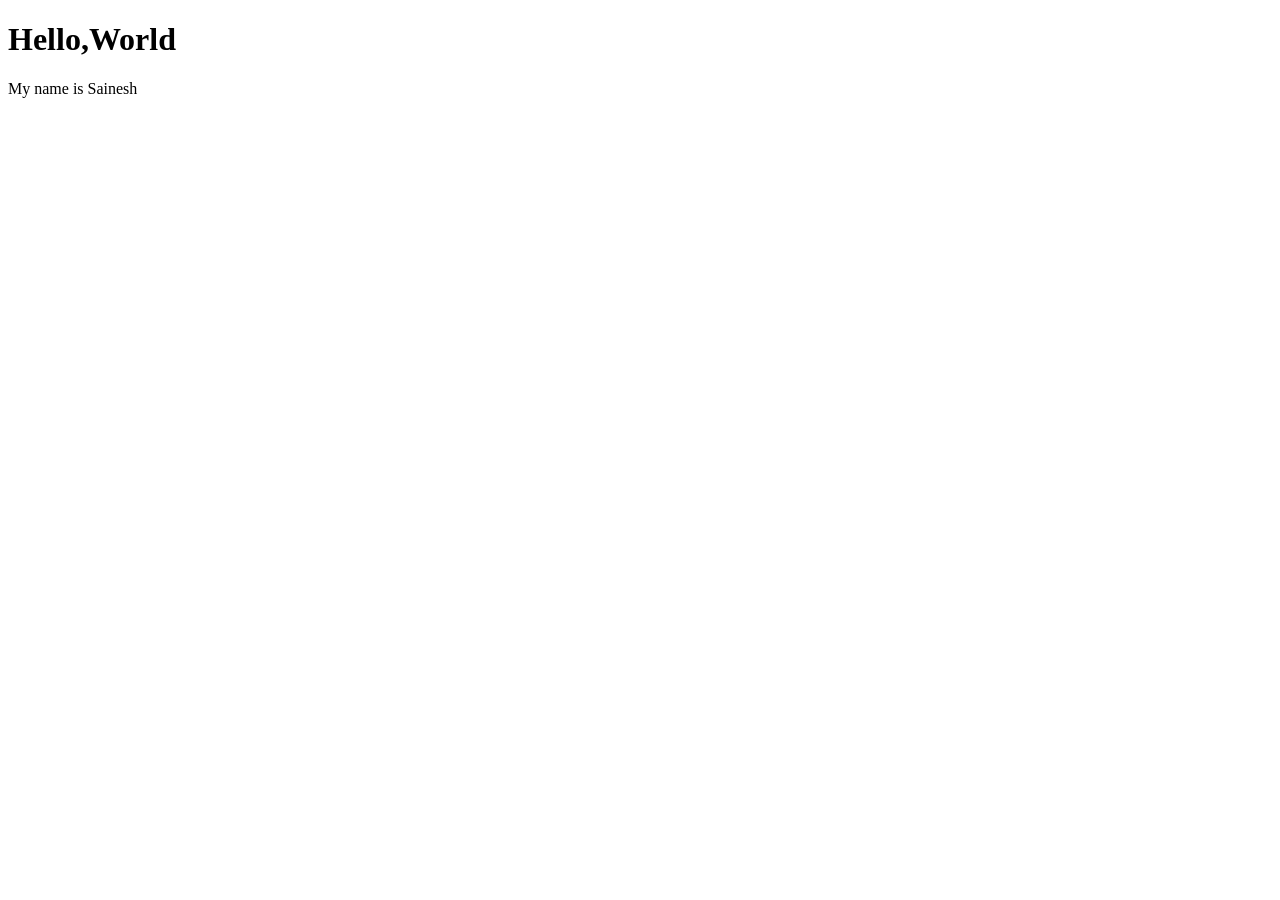
<file: HTML_CSS/index.html>
<!DOCTYPE html>
<html lang="en">
  <head>
    <meta charset="UTF-8" />
    <meta name="viewport" content="width=device-width, initial-scale=1.0" />
    <title>Document</title>
  </head>
  <body>
    <h1>Hello,World</h1>
    <p>My name is Sainesh</p>
  </body>
</html>
</file>
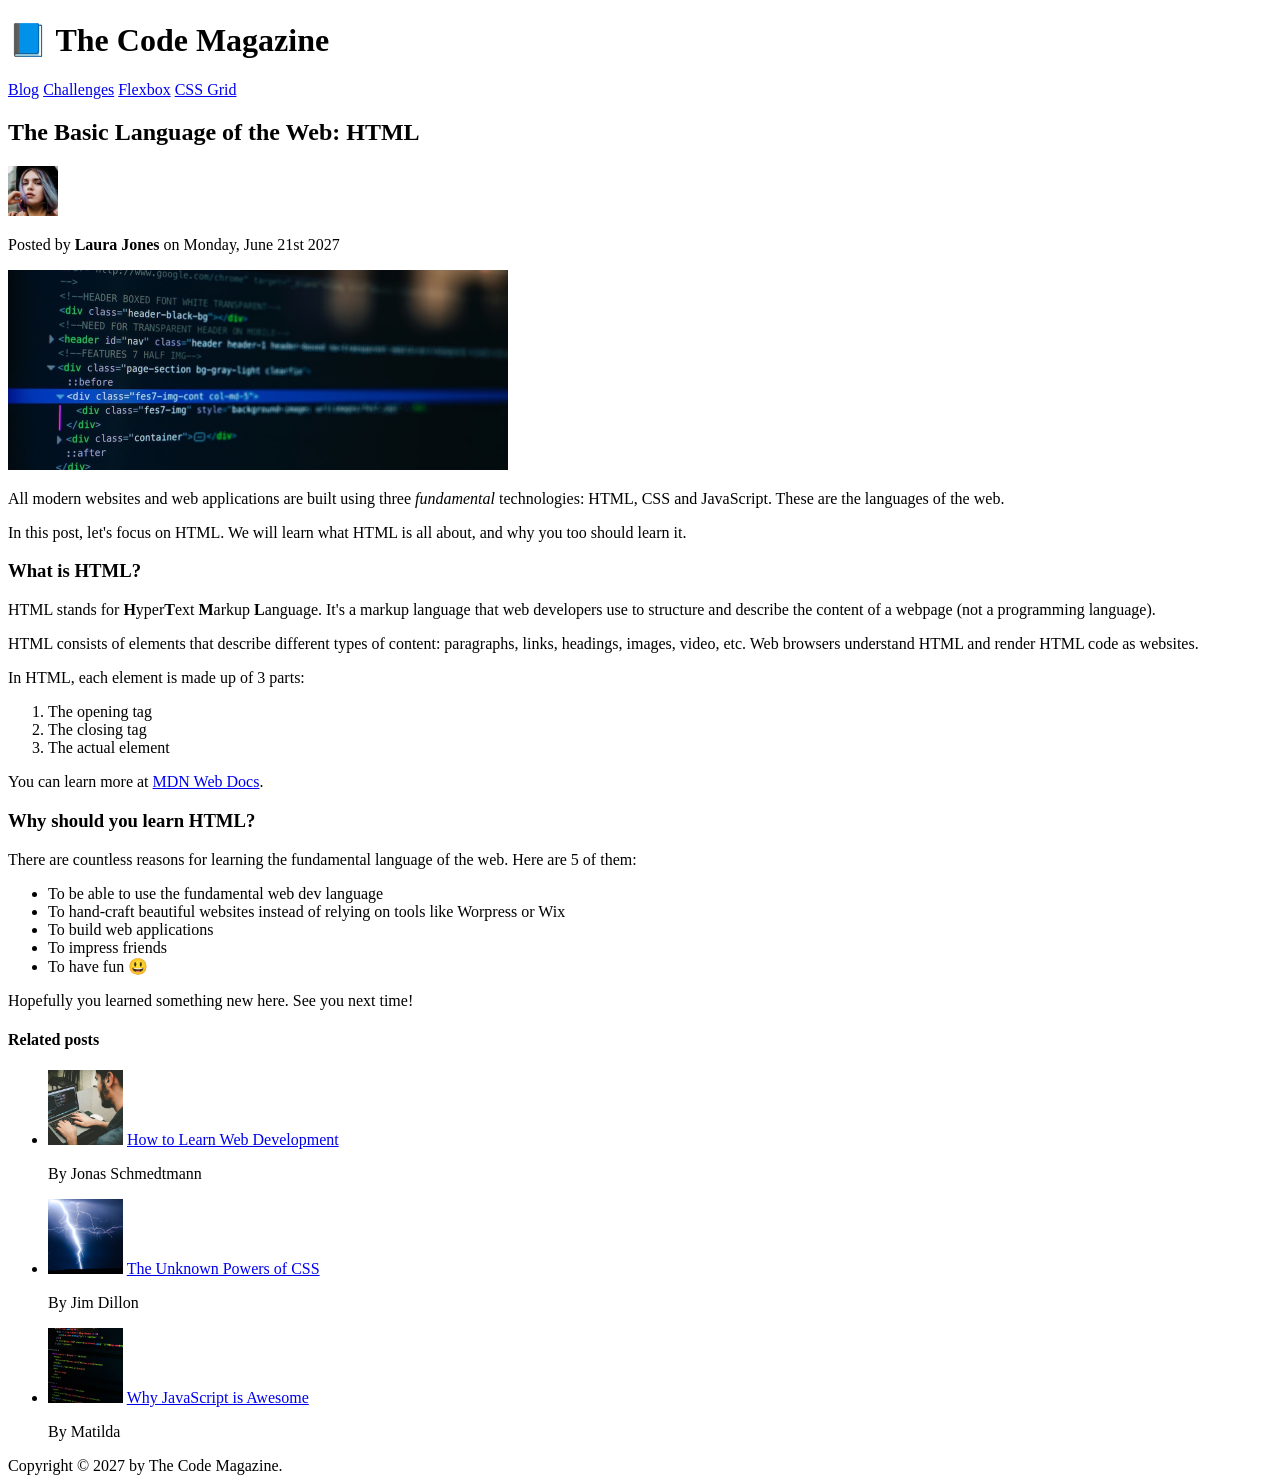
<file: html-css-course-master/final/02-HTML-Fundamentals/index.html>
<!DOCTYPE html>
<html lang="en">
  <head>
    <meta charset="UTF-8" />
    <title>The Basic Language of the Web: HTML</title>
  </head>

  <body>
    <!--
    <h1>The Basic Language of the Web: HTML</h1>
    <h2>The Basic Language of the Web: HTML</h2>
    <h3>The Basic Language of the Web: HTML</h3>
    <h4>The Basic Language of the Web: HTML</h4>
    <h5>The Basic Language of the Web: HTML</h5>
    <h6>The Basic Language of the Web: HTML</h6>
    -->

    <header>
      <h1>📘 The Code Magazine</h1>

      <nav>
        <a href="blog.html">Blog</a>
        <a href="#">Challenges</a>
        <a href="#">Flexbox</a>
        <a href="#">CSS Grid</a>
      </nav>
    </header>

    <article>
      <header>
        <h2>The Basic Language of the Web: HTML</h2>

        <img
          src="img/laura-jones.jpg"
          alt="Headshot of Laura Jones"
          height="50"
          width="50"
        />

        <p>Posted by <strong>Laura Jones</strong> on Monday, June 21st 2027</p>

        <img
          src="img/post-img.jpg"
          alt="HTML code on a screen"
          width="500"
          height="200"
        />
      </header>

      <p>
        All modern websites and web applications are built using three
        <em>fundamental</em>
        technologies: HTML, CSS and JavaScript. These are the languages of the
        web.
      </p>

      <p>
        In this post, let's focus on HTML. We will learn what HTML is all about,
        and why you too should learn it.
      </p>

      <h3>What is HTML?</h3>
      <p>
        HTML stands for <strong>H</strong>yper<strong>T</strong>ext
        <strong>M</strong>arkup <strong>L</strong>anguage. It's a markup
        language that web developers use to structure and describe the content
        of a webpage (not a programming language).
      </p>
      <p>
        HTML consists of elements that describe different types of content:
        paragraphs, links, headings, images, video, etc. Web browsers understand
        HTML and render HTML code as websites.
      </p>
      <p>In HTML, each element is made up of 3 parts:</p>

      <ol>
        <li>The opening tag</li>
        <li>The closing tag</li>
        <li>The actual element</li>
      </ol>

      <p>
        You can learn more at
        <a
          href="https://developer.mozilla.org/en-US/docs/Web/HTML"
          target="_blank"
          >MDN Web Docs</a
        >.
      </p>

      <!-- <p>
        You can learn more at
        <a href="https://developer.mozilla.org/en-US/docs/Web/HTML" target=""
          >MDN Web docs</a
        >
      </p> -->

      <h3>Why should you learn HTML?</h3>

      <p>
        There are countless reasons for learning the fundamental language of the
        web. Here are 5 of them:
      </p>

      <ul>
        <li>To be able to use the fundamental web dev language</li>
        <li>
          To hand-craft beautiful websites instead of relying on tools like
          Worpress or Wix
        </li>
        <li>To build web applications</li>
        <li>To impress friends</li>
        <li>To have fun 😃</li>
      </ul>

      <p>Hopefully you learned something new here. See you next time!</p>
    </article>

    <aside>
      <h4>Related posts</h4>

      <ul>
        <li>
          <img
            src="img/related-1.jpg"
            alt="Person programming"
            width="75"
            width="75"
          />
          <a href="#">How to Learn Web Development</a>
          <p>By Jonas Schmedtmann</p>
        </li>
        <li>
          <img src="img/related-2.jpg" alt="Lightning" width="75" heigth="75" />
          <a href="#">The Unknown Powers of CSS</a>
          <p>By Jim Dillon</p>
        </li>
        <li>
          <img
            src="img/related-3.jpg"
            alt="JavaScript code on a screen"
            width="75"
            height="75"
          />
          <a href="#">Why JavaScript is Awesome</a>
          <p>By Matilda</p>
        </li>
      </ul>
    </aside>

    <footer>Copyright &copy; 2027 by The Code Magazine.</footer>
  </body>
</html>
</file>
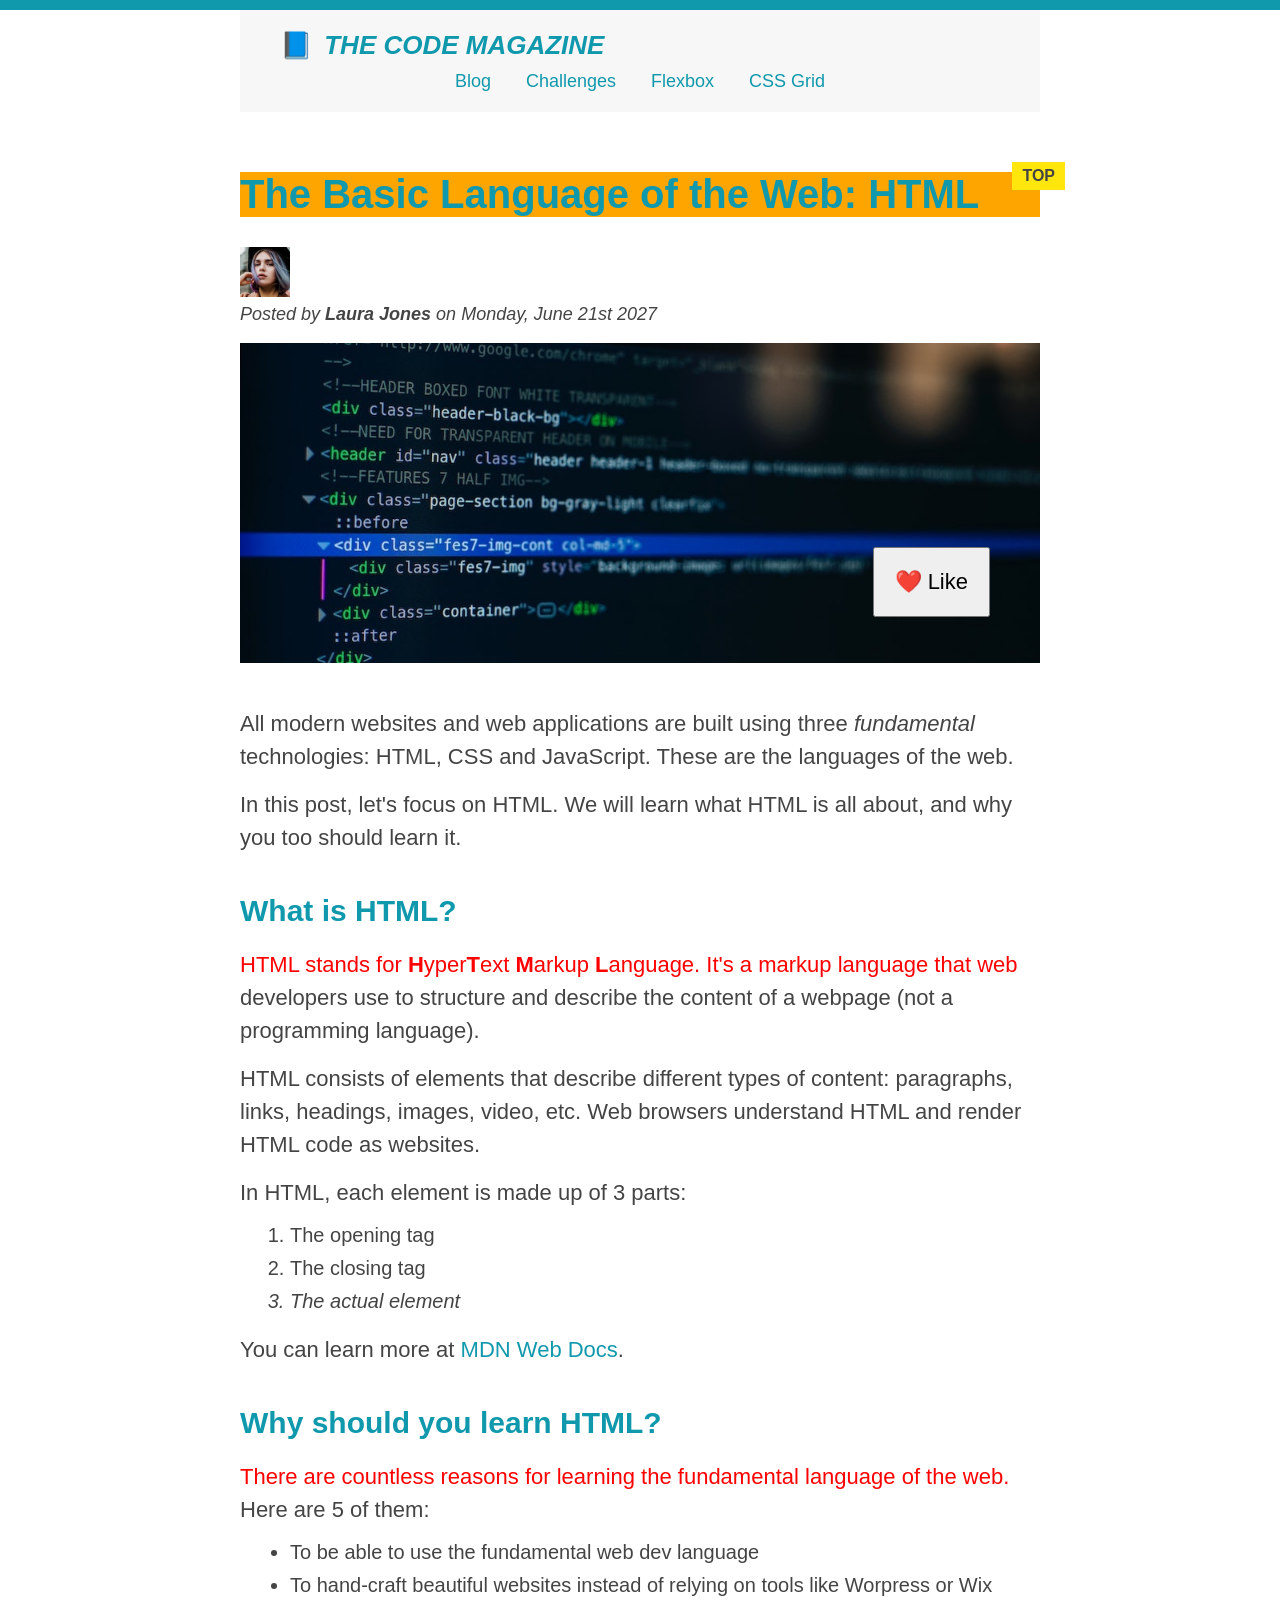
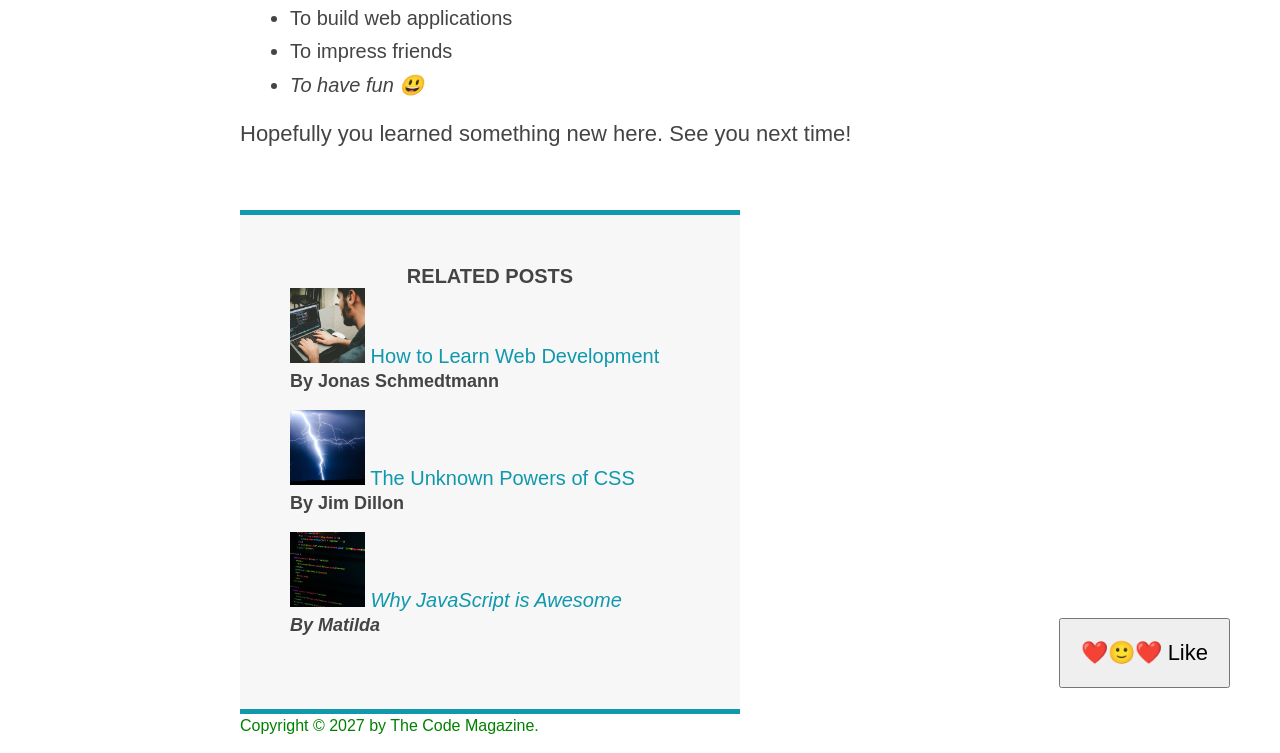
<file: html-css-course-master/final/03-CSS-Fundamentals/index.html>
<!DOCTYPE html>
<html lang="en">
  <head>
    <meta charset="UTF-8" />
    <link href="style.css" rel="stylesheet" />

    <title>The Basic Language of the Web: HTML</title>
  </head>

  <body>
    <!--
    <h1>The Basic Language of the Web: HTML</h1>
    <h2>The Basic Language of the Web: HTML</h2>
    <h3>The Basic Language of the Web: HTML</h3>
    <h4>The Basic Language of the Web: HTML</h4>
    <h5>The Basic Language of the Web: HTML</h5>
    <h6>The Basic Language of the Web: HTML</h6>
    -->

    <div class="container">
      <header class="main-header">
        <h1>📘 The Code Magazine</h1>

        <nav>
          <!-- <strong>This is the navigation</strong> -->
          <a href="blog.html">Blog</a>
          <a href="#">Challenges</a>
          <a href="#">Flexbox</a>
          <a href="#">CSS Grid</a>
        </nav>
      </header>

      <article>
        <header class="post-header">
          <h2>The Basic Language of the Web: HTML</h2>

          <img
            src="img/laura-jones.jpg"
            alt="Headshot of Laura Jones"
            height="50"
            width="50"
          />

          <p id="author">
            Posted by <strong>Laura Jones</strong> on Monday, June 21st 2027
          </p>

          <img
            src="img/post-img.jpg"
            alt="HTML code on a screen"
            width="500"
            height="200"
            class="post-img"
          />
          <button>❤️ Like</button>
        </header>

        <p>
          All modern websites and web applications are built using three
          <em>fundamental</em>
          technologies: HTML, CSS and JavaScript. These are the languages of the
          web.
        </p>

        <p>
          In this post, let's focus on HTML. We will learn what HTML is all
          about, and why you too should learn it.
        </p>

        <h3>What is HTML?</h3>
        <p>
          HTML stands for <strong>H</strong>yper<strong>T</strong>ext
          <strong>M</strong>arkup <strong>L</strong>anguage. It's a markup
          language that web developers use to structure and describe the content
          of a webpage (not a programming language).
        </p>
        <p>
          HTML consists of elements that describe different types of content:
          paragraphs, links, headings, images, video, etc. Web browsers
          understand HTML and render HTML code as websites.
        </p>
        <p>In HTML, each element is made up of 3 parts:</p>

        <ol>
          <li class="first-li">The opening tag</li>
          <li>The closing tag</li>
          <li>The actual element</li>
        </ol>

        <p>
          You can learn more at
          <a
            href="https://developer.mozilla.org/en-US/docs/Web/HTML"
            target="_blank"
            >MDN Web Docs</a
          >.
        </p>

        <h3>Why should you learn HTML?</h3>

        <p>
          There are countless reasons for learning the fundamental language of
          the web. Here are 5 of them:
        </p>

        <ul>
          <li class="first-li">
            To be able to use the fundamental web dev language
          </li>
          <li>
            To hand-craft beautiful websites instead of relying on tools like
            Worpress or Wix
          </li>
          <li>To build web applications</li>
          <li>To impress friends</li>
          <li>To have fun 😃</li>
        </ul>

        <p>Hopefully you learned something new here. See you next time!</p>
      </article>

      <aside>
        <h4>Related posts</h4>

        <ul class="related">
          <li>
            <img
              src="img/related-1.jpg"
              alt="Person programming"
              width="75"
              height="75"
            />
            <a href="#">How to Learn Web Development</a>
            <p class="related-author">By Jonas Schmedtmann</p>
          </li>
          <li>
            <img
              src="img/related-2.jpg"
              alt="Lightning"
              width="75"
              height="75"
            />
            <a href="#">The Unknown Powers of CSS</a>
            <p class="related-author">By Jim Dillon</p>
          </li>
          <li>
            <img
              src="img/related-3.jpg"
              alt="JavaScript code on a screen"
              width="75"
              height="75"
            />
            <a href="#">Why JavaScript is Awesome</a>
            <p class="related-author">By Matilda</p>
          </li>
        </ul>
      </aside>

      <footer>
        <p id="copyright" class="copyright text">
          Copyright &copy; 2027 by The Code Magazine.
        </p>
        <button>❤️🙂❤️ Like</button>
      </footer>
    </div>
  </body>
</html>
</file>
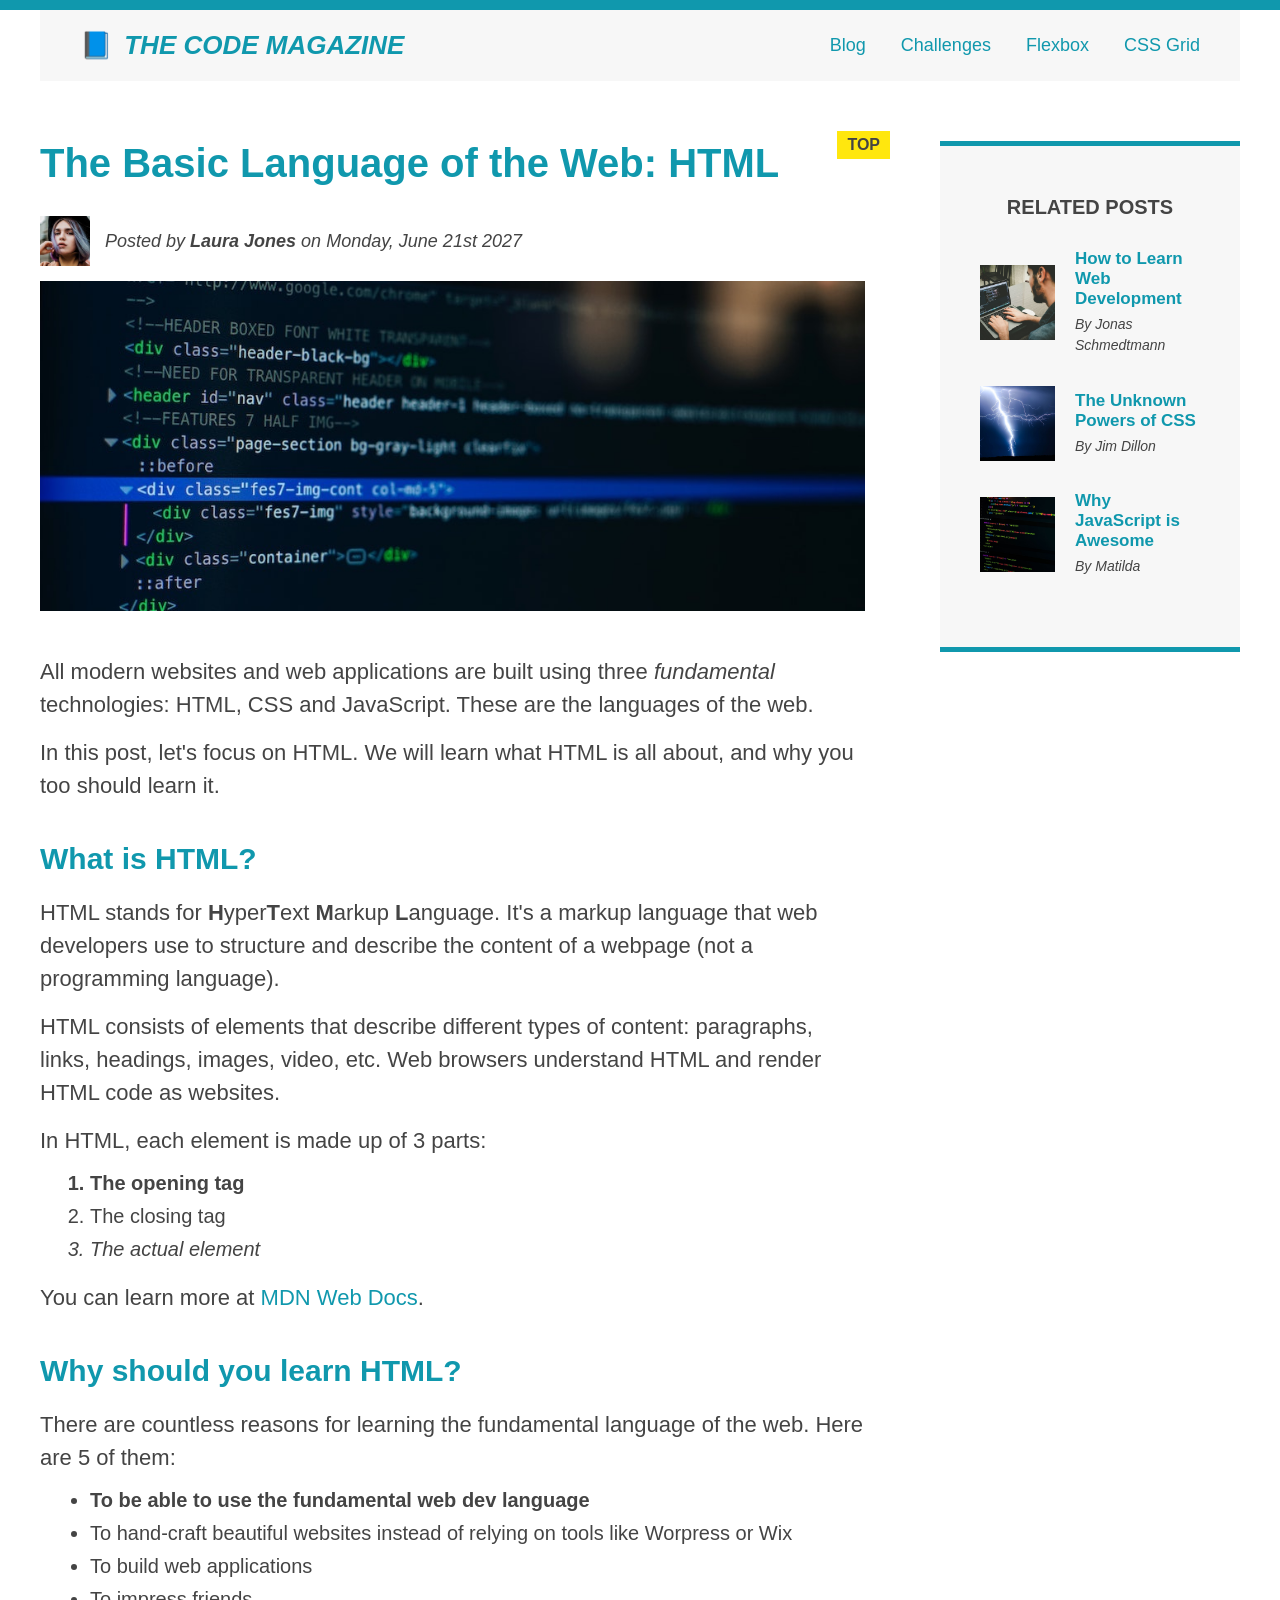
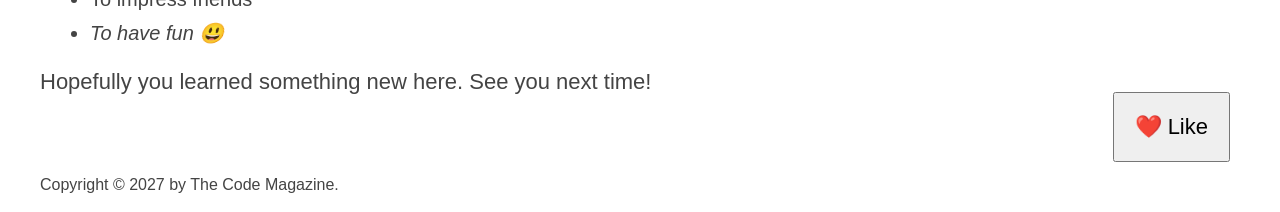
<file: html-css-course-master/final/04-CSS-Layouts/index.html>
<!DOCTYPE html>
<html lang="en">
  <head>
    <meta charset="UTF-8" />
    <link href="style.css" rel="stylesheet" />

    <title>The Basic Language of the Web: HTML</title>
  </head>

  <body>
    <!--
    <h1>The Basic Language of the Web: HTML</h1>
    <h2>The Basic Language of the Web: HTML</h2>
    <h3>The Basic Language of the Web: HTML</h3>
    <h4>The Basic Language of the Web: HTML</h4>
    <h5>The Basic Language of the Web: HTML</h5>
    <h6>The Basic Language of the Web: HTML</h6>
    -->

    <div class="container">
      <header class="main-header clearfix">
        <h1>📘 The Code Magazine</h1>

        <nav>
          <!-- <strong>This is the navigation</strong> -->
          <a href="blog.html">Blog</a>
          <a href="#">Challenges</a>
          <a href="flexbox.html">Flexbox</a>
          <a href="css-grid.html">CSS Grid</a>
        </nav>

        <!-- <div class="clear"></div> -->
      </header>

      <!-- ONLY NECESSARY FOR FLEXBOX -->
      <!-- <div class="row"> -->
      <article>
        <header class="post-header">
          <h2>The Basic Language of the Web: HTML</h2>

          <div class="author-box">
            <img
              src="img/laura-jones.jpg"
              alt="Headshot of Laura Jones"
              height="50"
              width="50"
              class="author-img"
            />

            <p id="author" class="author">
              Posted by <strong>Laura Jones</strong> on Monday, June 21st 2027
            </p>
          </div>

          <img
            src="img/post-img.jpg"
            alt="HTML code on a screen"
            width="500"
            height="200"
            class="post-img"
          />
          <button>❤️ Like</button>
        </header>

        <p>
          All modern websites and web applications are built using three
          <em>fundamental</em>
          technologies: HTML, CSS and JavaScript. These are the languages of the
          web.
        </p>

        <p>
          In this post, let's focus on HTML. We will learn what HTML is all
          about, and why you too should learn it.
        </p>

        <h3>What is HTML?</h3>
        <p>
          HTML stands for <strong>H</strong>yper<strong>T</strong>ext
          <strong>M</strong>arkup <strong>L</strong>anguage. It's a markup
          language that web developers use to structure and describe the content
          of a webpage (not a programming language).
        </p>
        <p>
          HTML consists of elements that describe different types of content:
          paragraphs, links, headings, images, video, etc. Web browsers
          understand HTML and render HTML code as websites.
        </p>
        <p>In HTML, each element is made up of 3 parts:</p>

        <ol>
          <li class="first-li">The opening tag</li>
          <li>The closing tag</li>
          <li>The actual element</li>
        </ol>

        <p>
          You can learn more at
          <a
            href="https://developer.mozilla.org/en-US/docs/Web/HTML"
            target="_blank"
            >MDN Web Docs</a
          >.
        </p>

        <h3>Why should you learn HTML?</h3>

        <p>
          There are countless reasons for learning the fundamental language of
          the web. Here are 5 of them:
        </p>

        <ul>
          <li class="first-li">
            To be able to use the fundamental web dev language
          </li>
          <li>
            To hand-craft beautiful websites instead of relying on tools like
            Worpress or Wix
          </li>
          <li>To build web applications</li>
          <li>To impress friends</li>
          <li>To have fun 😃</li>
        </ul>

        <p>Hopefully you learned something new here. See you next time!</p>
      </article>

      <aside>
        <h4>Related posts</h4>

        <ul class="related">
          <li class="related-post">
            <img
              src="img/related-1.jpg"
              alt="Person programming"
              width="75"
              height="75"
            />
            <div>
              <a href="#" class="related-link">How to Learn Web Development</a>
              <p class="related-author">By Jonas Schmedtmann</p>
            </div>
          </li>
          <li class="related-post">
            <img
              src="img/related-2.jpg"
              alt="Lightning"
              width="75"
              height="75"
            />
            <div>
              <a href="#" class="related-link">The Unknown Powers of CSS</a>
              <p class="related-author">By Jim Dillon</p>
            </div>
          </li>
          <li class="related-post">
            <img
              src="img/related-3.jpg"
              alt="JavaScript code on a screen"
              width="75"
              height="75"
            />
            <div>
              <a href="#" class="related-link">Why JavaScript is Awesome</a>
              <p class="related-author">By Matilda</p>
            </div>
          </li>
        </ul>
      </aside>
      <!-- </div> -->

      <footer>
        <p id="copyright" class="copyright text">
          Copyright &copy; 2027 by The Code Magazine.
        </p>
      </footer>
    </div>
  </body>
</html>
</file>
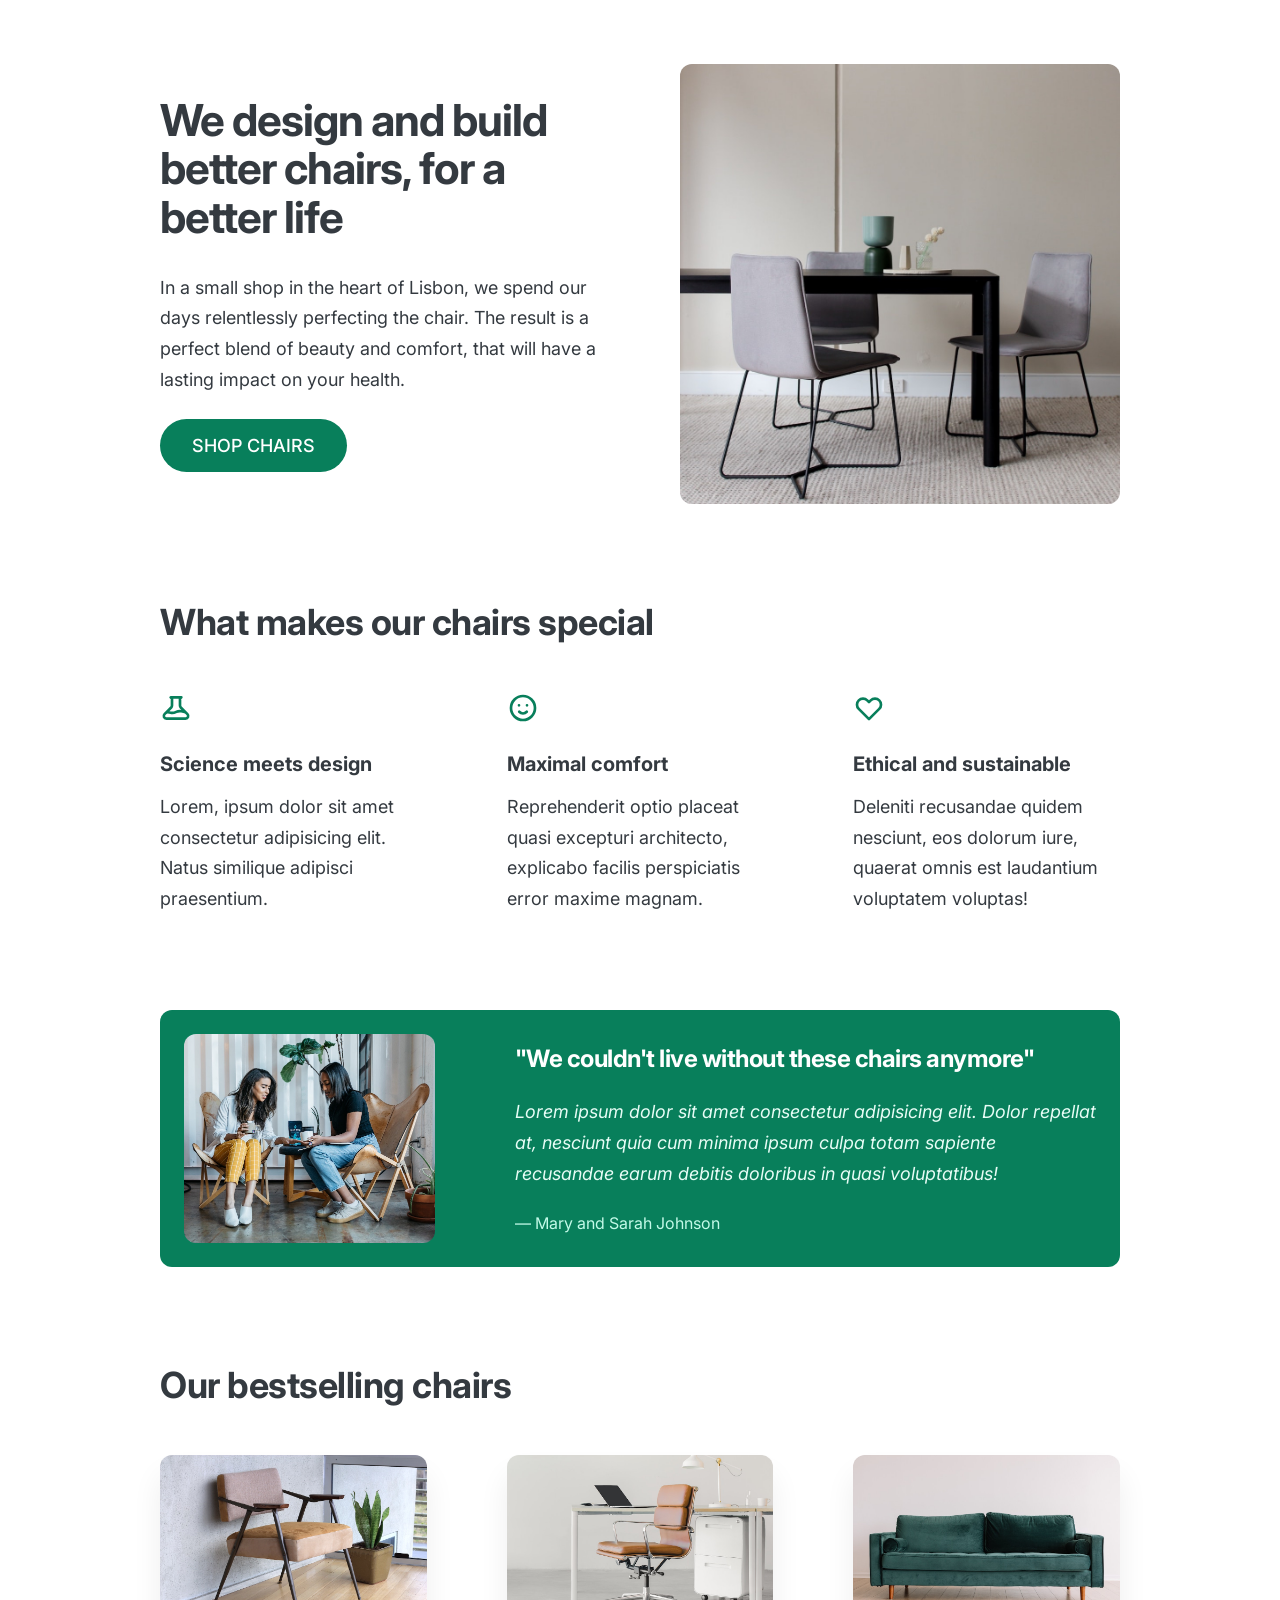
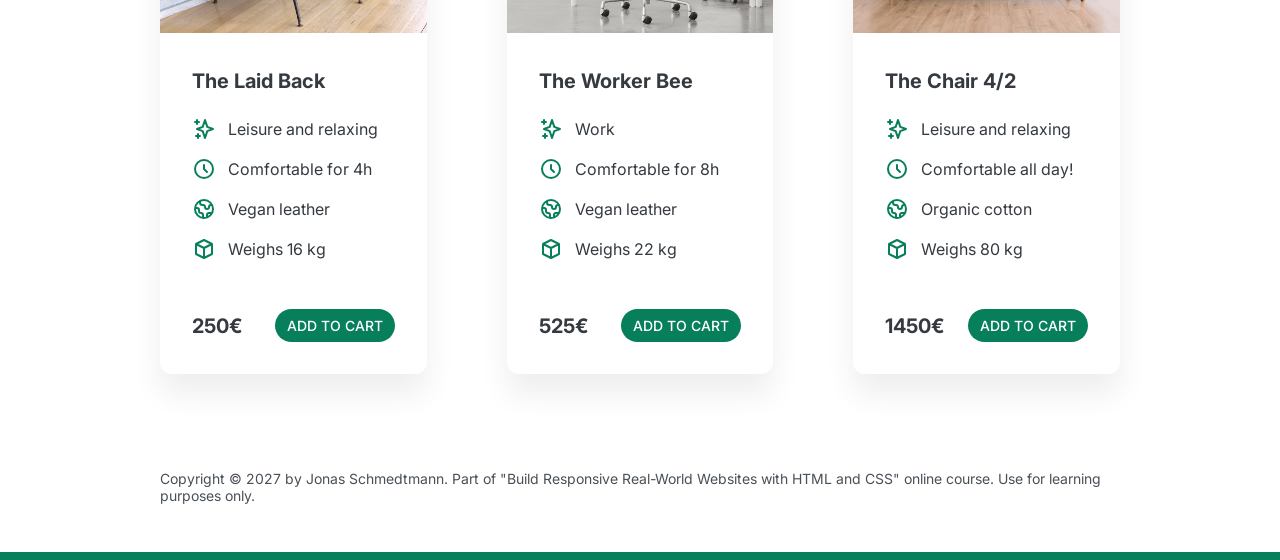
<file: html-css-course-master/final/05-Design/index.html>
<!DOCTYPE html>
<html lang="en">
  <head>
    <meta charset="UTF-8" />
    <meta http-equiv="X-UA-Compatible" content="IE=edge" />
    <meta name="viewport" content="width=device-width, initial-scale=1.0" />

    <link rel="preconnect" href="https://fonts.gstatic.com" />
    <link
      href="https://fonts.googleapis.com/css2?family=Inter:wght@400;500;700&display=swap"
      rel="stylesheet"
    />

    <link rel="stylesheet" href="style.css" />
    <title>Lisbon Chair Shop</title>
  </head>
  <body>
    <div class="container">
      <header>
        <div class="header-text-box">
          <h1>We design and build better chairs, for a better life</h1>
          <p class="header-text">
            In a small shop in the heart of Lisbon, we spend our days
            relentlessly perfecting the chair. The result is a perfect blend of
            beauty and comfort, that will have a lasting impact on your health.
          </p>
          <a class="btn btn--big" href="#">Shop chairs</a>
        </div>
        <img src="hero.jpg" alt="Photo" />
      </header>

      <section>
        <h2>What makes our chairs special</h2>
        <div class="grid-3-cols">
          <div>
            <svg
              xmlns="http://www.w3.org/2000/svg"
              class="features-icon"
              fill="none"
              viewBox="0 0 24 24"
              stroke="currentColor"
            >
              <path
                stroke-linecap="round"
                stroke-linejoin="round"
                stroke-width="2"
                d="M19.428 15.428a2 2 0 00-1.022-.547l-2.387-.477a6 6 0 00-3.86.517l-.318.158a6 6 0 01-3.86.517L6.05 15.21a2 2 0 00-1.806.547M8 4h8l-1 1v5.172a2 2 0 00.586 1.414l5 5c1.26 1.26.367 3.414-1.415 3.414H4.828c-1.782 0-2.674-2.154-1.414-3.414l5-5A2 2 0 009 10.172V5L8 4z"
              />
            </svg>
            <p class="features-title"><strong>Science meets design</strong></p>
            <p class="features-text">
              Lorem, ipsum dolor sit amet consectetur adipisicing elit. Natus
              similique adipisci praesentium.
            </p>
          </div>

          <div>
            <svg
              xmlns="http://www.w3.org/2000/svg"
              class="features-icon"
              fill="none"
              viewBox="0 0 24 24"
              stroke="currentColor"
            >
              <path
                stroke-linecap="round"
                stroke-linejoin="round"
                stroke-width="2"
                d="M14.828 14.828a4 4 0 01-5.656 0M9 10h.01M15 10h.01M21 12a9 9 0 11-18 0 9 9 0 0118 0z"
              />
            </svg>
            <p class="features-title">
              <strong>Maximal comfort</strong>
            </p>
            <p class="features-text">
              Reprehenderit optio placeat quasi excepturi architecto, explicabo
              facilis perspiciatis error maxime magnam.
            </p>
          </div>

          <div>
            <svg
              xmlns="http://www.w3.org/2000/svg"
              class="features-icon"
              fill="none"
              viewBox="0 0 24 24"
              stroke="currentColor"
            >
              <path
                stroke-linecap="round"
                stroke-linejoin="round"
                stroke-width="2"
                d="M4.318 6.318a4.5 4.5 0 000 6.364L12 20.364l7.682-7.682a4.5 4.5 0 00-6.364-6.364L12 7.636l-1.318-1.318a4.5 4.5 0 00-6.364 0z"
              />
            </svg>
            <p class="features-title">
              <strong>Ethical and sustainable</strong>
            </p>
            <p class="features-text">
              Deleniti recusandae quidem nesciunt, eos dolorum iure, quaerat
              omnis est laudantium voluptatem voluptas!
            </p>
          </div>
        </div>
      </section>

      <section class="testimonial-section">
        <div class="grid-3-cols">
          <img src="customers.jpg" alt="People sitting on chairs" />
          <div class="testimonial-box">
            <h2>"We couldn't live without these chairs anymore"</h2>
            <blockquote class="testimonial-text">
              Lorem ipsum dolor sit amet consectetur adipisicing elit. Dolor
              repellat at, nesciunt quia cum minima ipsum culpa totam sapiente
              recusandae earum debitis doloribus in quasi voluptatibus!
            </blockquote>
            <p class="testimonial-author">&mdash; Mary and Sarah Johnson</p>
          </div>
        </div>
      </section>

      <section>
        <h2>Our bestselling chairs</h2>
        <div class="grid-3-cols">
          <figure class="chair">
            <img src="chair-1.jpg" alt="Chair" />
            <div class="chair-box">
              <h3>The Laid Back</h3>
              <ul class="chair-details">
                <li>
                  <svg
                    xmlns="http://www.w3.org/2000/svg"
                    class="chair-icon"
                    fill="none"
                    viewBox="0 0 24 24"
                    stroke="currentColor"
                  >
                    <path
                      stroke-linecap="round"
                      stroke-linejoin="round"
                      stroke-width="2"
                      d="M5 3v4M3 5h4M6 17v4m-2-2h4m5-16l2.286 6.857L21 12l-5.714 2.143L13 21l-2.286-6.857L5 12l5.714-2.143L13 3z"
                    />
                  </svg>
                  <!-- Span is a generic INLINE text element, it doesn't have any meaning. It's like a div element, but inline -->
                  <span>Leisure and relaxing</span>
                </li>
                <li>
                  <svg
                    xmlns="http://www.w3.org/2000/svg"
                    class="chair-icon"
                    fill="none"
                    viewBox="0 0 24 24"
                    stroke="currentColor"
                  >
                    <path
                      stroke-linecap="round"
                      stroke-linejoin="round"
                      stroke-width="2"
                      d="M12 8v4l3 3m6-3a9 9 0 11-18 0 9 9 0 0118 0z"
                    />
                  </svg>
                  <span>Comfortable for 4h</span>
                </li>
                <li>
                  <svg
                    xmlns="http://www.w3.org/2000/svg"
                    class="chair-icon"
                    fill="none"
                    viewBox="0 0 24 24"
                    stroke="currentColor"
                  >
                    <path
                      stroke-linecap="round"
                      stroke-linejoin="round"
                      stroke-width="2"
                      d="M3.055 11H5a2 2 0 012 2v1a2 2 0 002 2 2 2 0 012 2v2.945M8 3.935V5.5A2.5 2.5 0 0010.5 8h.5a2 2 0 012 2 2 2 0 104 0 2 2 0 012-2h1.064M15 20.488V18a2 2 0 012-2h3.064M21 12a9 9 0 11-18 0 9 9 0 0118 0z"
                    />
                  </svg>
                  <span>Vegan leather</span>
                </li>
                <li>
                  <svg
                    xmlns="http://www.w3.org/2000/svg"
                    class="chair-icon"
                    fill="none"
                    viewBox="0 0 24 24"
                    stroke="currentColor"
                  >
                    <path
                      stroke-linecap="round"
                      stroke-linejoin="round"
                      stroke-width="2"
                      d="M20 7l-8-4-8 4m16 0l-8 4m8-4v10l-8 4m0-10L4 7m8 4v10M4 7v10l8 4"
                    />
                  </svg>
                  <span>Weighs 16 kg</span>
                </li>
              </ul>
              <div class="chair-price">
                <strong>250€</strong>
                <a href="#" class="btn btn--small">Add to cart</a>
              </div>
            </div>
          </figure>

          <figure class="chair">
            <img src="chair-2.jpg" alt="Chair" />
            <div class="chair-box">
              <h3>The Worker Bee</h3>
              <ul class="chair-details">
                <li>
                  <svg
                    xmlns="http://www.w3.org/2000/svg"
                    class="chair-icon"
                    fill="none"
                    viewBox="0 0 24 24"
                    stroke="currentColor"
                  >
                    <path
                      stroke-linecap="round"
                      stroke-linejoin="round"
                      stroke-width="2"
                      d="M5 3v4M3 5h4M6 17v4m-2-2h4m5-16l2.286 6.857L21 12l-5.714 2.143L13 21l-2.286-6.857L5 12l5.714-2.143L13 3z"
                    />
                  </svg>
                  <span>Work</span>
                </li>
                <li>
                  <svg
                    xmlns="http://www.w3.org/2000/svg"
                    class="chair-icon"
                    fill="none"
                    viewBox="0 0 24 24"
                    stroke="currentColor"
                  >
                    <path
                      stroke-linecap="round"
                      stroke-linejoin="round"
                      stroke-width="2"
                      d="M12 8v4l3 3m6-3a9 9 0 11-18 0 9 9 0 0118 0z"
                    />
                  </svg>
                  <span>Comfortable for 8h</span>
                </li>
                <li>
                  <svg
                    xmlns="http://www.w3.org/2000/svg"
                    class="chair-icon"
                    fill="none"
                    viewBox="0 0 24 24"
                    stroke="currentColor"
                  >
                    <path
                      stroke-linecap="round"
                      stroke-linejoin="round"
                      stroke-width="2"
                      d="M3.055 11H5a2 2 0 012 2v1a2 2 0 002 2 2 2 0 012 2v2.945M8 3.935V5.5A2.5 2.5 0 0010.5 8h.5a2 2 0 012 2 2 2 0 104 0 2 2 0 012-2h1.064M15 20.488V18a2 2 0 012-2h3.064M21 12a9 9 0 11-18 0 9 9 0 0118 0z"
                    />
                  </svg>
                  <span>Vegan leather</span>
                </li>
                <li>
                  <svg
                    xmlns="http://www.w3.org/2000/svg"
                    class="chair-icon"
                    fill="none"
                    viewBox="0 0 24 24"
                    stroke="currentColor"
                  >
                    <path
                      stroke-linecap="round"
                      stroke-linejoin="round"
                      stroke-width="2"
                      d="M20 7l-8-4-8 4m16 0l-8 4m8-4v10l-8 4m0-10L4 7m8 4v10M4 7v10l8 4"
                    />
                  </svg>
                  <span>Weighs 22 kg</span>
                </li>
              </ul>
              <div class="chair-price">
                <strong>525€</strong>
                <a href="#" class="btn btn--small">Add to cart</a>
              </div>
            </div>
          </figure>

          <figure class="chair">
            <img src="chair-3.jpg" alt="Chair" />
            <div class="chair-box">
              <h3>The Chair 4/2</h3>
              <ul class="chair-details">
                <li>
                  <svg
                    xmlns="http://www.w3.org/2000/svg"
                    class="chair-icon"
                    fill="none"
                    viewBox="0 0 24 24"
                    stroke="currentColor"
                  >
                    <path
                      stroke-linecap="round"
                      stroke-linejoin="round"
                      stroke-width="2"
                      d="M5 3v4M3 5h4M6 17v4m-2-2h4m5-16l2.286 6.857L21 12l-5.714 2.143L13 21l-2.286-6.857L5 12l5.714-2.143L13 3z"
                    />
                  </svg>
                  <span>Leisure and relaxing</span>
                </li>
                <li>
                  <svg
                    xmlns="http://www.w3.org/2000/svg"
                    class="chair-icon"
                    fill="none"
                    viewBox="0 0 24 24"
                    stroke="currentColor"
                  >
                    <path
                      stroke-linecap="round"
                      stroke-linejoin="round"
                      stroke-width="2"
                      d="M12 8v4l3 3m6-3a9 9 0 11-18 0 9 9 0 0118 0z"
                    />
                  </svg>
                  <span>Comfortable all day!</span>
                </li>
                <li>
                  <svg
                    xmlns="http://www.w3.org/2000/svg"
                    class="chair-icon"
                    fill="none"
                    viewBox="0 0 24 24"
                    stroke="currentColor"
                  >
                    <path
                      stroke-linecap="round"
                      stroke-linejoin="round"
                      stroke-width="2"
                      d="M3.055 11H5a2 2 0 012 2v1a2 2 0 002 2 2 2 0 012 2v2.945M8 3.935V5.5A2.5 2.5 0 0010.5 8h.5a2 2 0 012 2 2 2 0 104 0 2 2 0 012-2h1.064M15 20.488V18a2 2 0 012-2h3.064M21 12a9 9 0 11-18 0 9 9 0 0118 0z"
                    />
                  </svg>
                  <span>Organic cotton</span>
                </li>
                <li>
                  <svg
                    xmlns="http://www.w3.org/2000/svg"
                    class="chair-icon"
                    fill="none"
                    viewBox="0 0 24 24"
                    stroke="currentColor"
                  >
                    <path
                      stroke-linecap="round"
                      stroke-linejoin="round"
                      stroke-width="2"
                      d="M20 7l-8-4-8 4m16 0l-8 4m8-4v10l-8 4m0-10L4 7m8 4v10M4 7v10l8 4"
                    />
                  </svg>
                  <span>Weighs 80 kg</span>
                </li>
              </ul>
              <div class="chair-price">
                <strong>1450€</strong>
                <a href="#" class="btn btn--small">Add to cart</a>
              </div>
            </div>
          </figure>
        </div>
      </section>

      <footer>
        Copyright &copy; 2027 by Jonas Schmedtmann. Part of "Build Responsive
        Real-World Websites with HTML and CSS" online course. Use for learning
        purposes only.
      </footer>
    </div>
  </body>
</html>
</file>
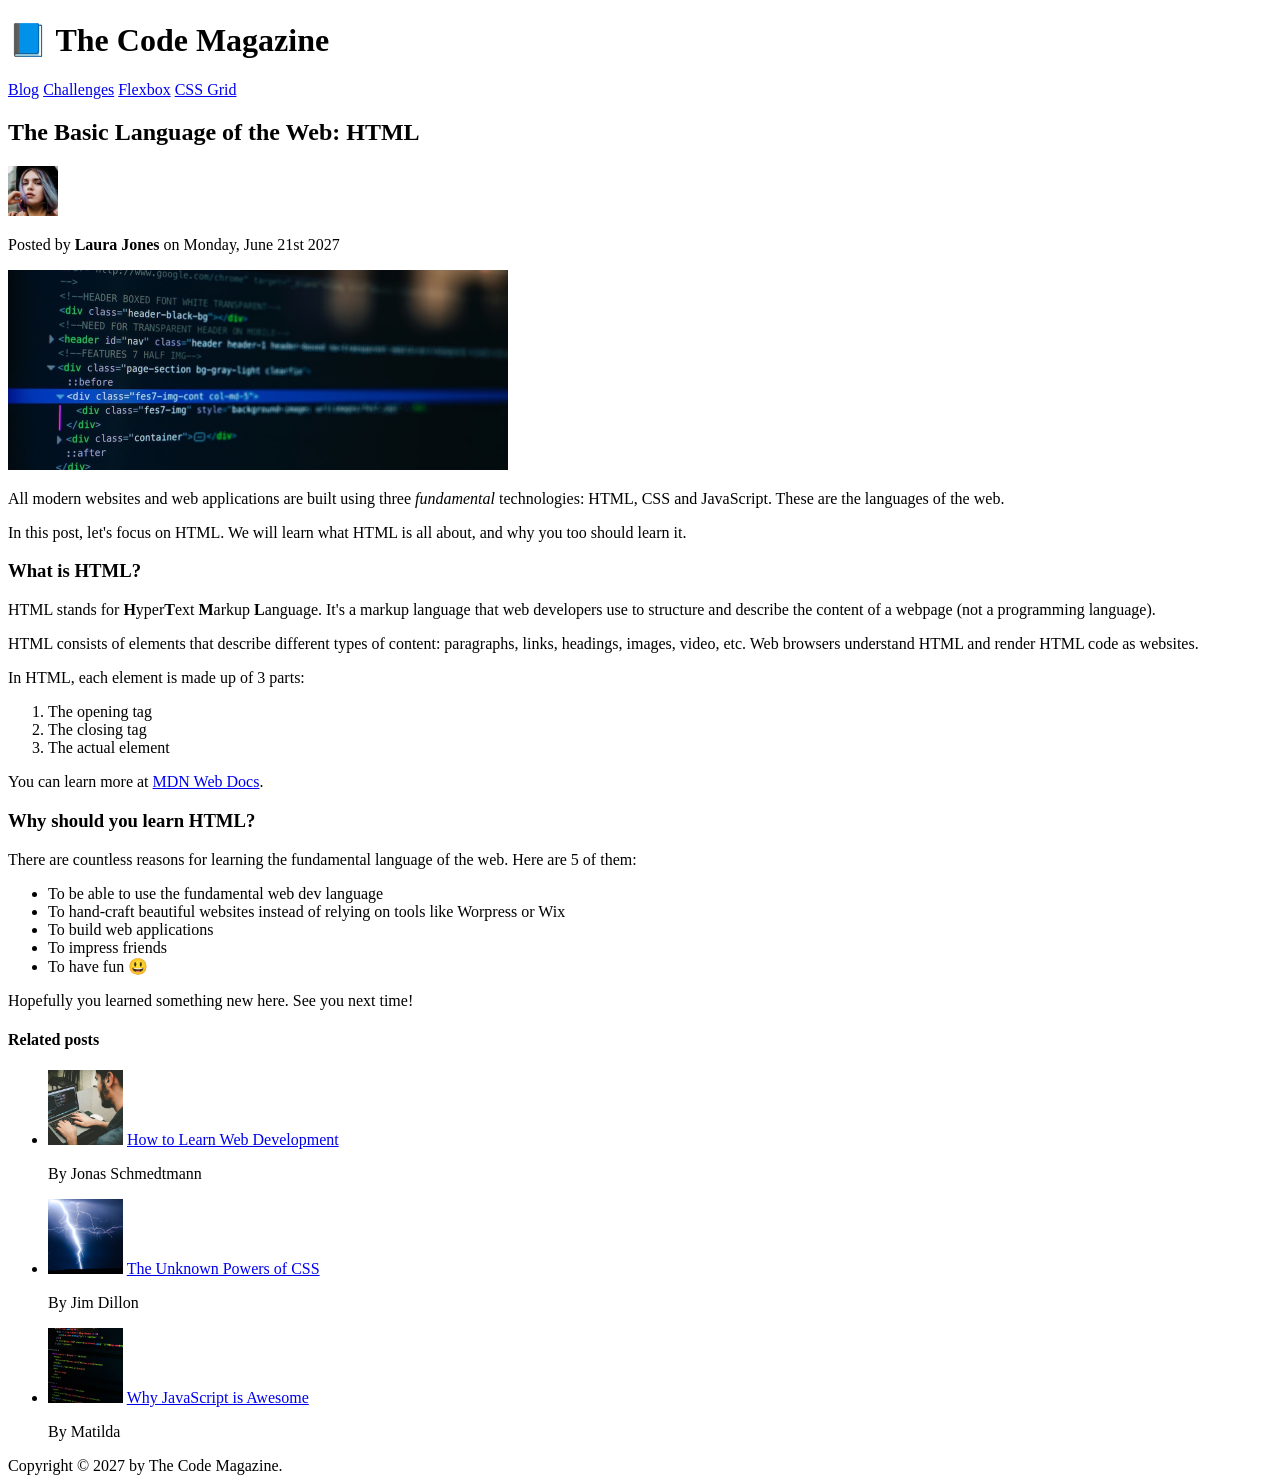
<file: html-css-course-master/starter/03-CSS-Fundamentals/index.html>
<!DOCTYPE html>
<html lang="en">
  <head>
    <meta charset="UTF-8" />
    <title>The Basic Language of the Web: HTML</title>
  </head>

  <body>
    <!--
    <h1>The Basic Language of the Web: HTML</h1>
    <h2>The Basic Language of the Web: HTML</h2>
    <h3>The Basic Language of the Web: HTML</h3>
    <h4>The Basic Language of the Web: HTML</h4>
    <h5>The Basic Language of the Web: HTML</h5>
    <h6>The Basic Language of the Web: HTML</h6>
    -->

    <header>
      <h1>📘 The Code Magazine</h1>

      <nav>
        <a href="blog.html">Blog</a>
        <a href="#">Challenges</a>
        <a href="#">Flexbox</a>
        <a href="#">CSS Grid</a>
      </nav>
    </header>

    <article>
      <header>
        <h2>The Basic Language of the Web: HTML</h2>

        <img
          src="img/laura-jones.jpg"
          alt="Headshot of Laura Jones"
          height="50"
          width="50"
        />

        <p>Posted by <strong>Laura Jones</strong> on Monday, June 21st 2027</p>

        <img
          src="img/post-img.jpg"
          alt="HTML code on a screen"
          width="500"
          height="200"
        />
      </header>

      <p>
        All modern websites and web applications are built using three
        <em>fundamental</em>
        technologies: HTML, CSS and JavaScript. These are the languages of the
        web.
      </p>

      <p>
        In this post, let's focus on HTML. We will learn what HTML is all about,
        and why you too should learn it.
      </p>

      <h3>What is HTML?</h3>
      <p>
        HTML stands for <strong>H</strong>yper<strong>T</strong>ext
        <strong>M</strong>arkup <strong>L</strong>anguage. It's a markup
        language that web developers use to structure and describe the content
        of a webpage (not a programming language).
      </p>
      <p>
        HTML consists of elements that describe different types of content:
        paragraphs, links, headings, images, video, etc. Web browsers understand
        HTML and render HTML code as websites.
      </p>
      <p>In HTML, each element is made up of 3 parts:</p>

      <ol>
        <li>The opening tag</li>
        <li>The closing tag</li>
        <li>The actual element</li>
      </ol>

      <p>
        You can learn more at
        <a
          href="https://developer.mozilla.org/en-US/docs/Web/HTML"
          target="_blank"
          >MDN Web Docs</a
        >.
      </p>

      <h3>Why should you learn HTML?</h3>

      <p>
        There are countless reasons for learning the fundamental language of the
        web. Here are 5 of them:
      </p>

      <ul>
        <li>To be able to use the fundamental web dev language</li>
        <li>
          To hand-craft beautiful websites instead of relying on tools like
          Worpress or Wix
        </li>
        <li>To build web applications</li>
        <li>To impress friends</li>
        <li>To have fun 😃</li>
      </ul>

      <p>Hopefully you learned something new here. See you next time!</p>
    </article>

    <aside>
      <h4>Related posts</h4>

      <ul>
        <li>
          <img
            src="img/related-1.jpg"
            alt="Person programming"
            width="75"
            width="75"
          />
          <a href="#">How to Learn Web Development</a>
          <p>By Jonas Schmedtmann</p>
        </li>
        <li>
          <img src="img/related-2.jpg" alt="Lightning" width="75" heigth="75" />
          <a href="#">The Unknown Powers of CSS</a>
          <p>By Jim Dillon</p>
        </li>
        <li>
          <img
            src="img/related-3.jpg"
            alt="JavaScript code on a screen"
            width="75"
            height="75"
          />
          <a href="#">Why JavaScript is Awesome</a>
          <p>By Matilda</p>
        </li>
      </ul>
    </aside>

    <footer>Copyright &copy; 2027 by The Code Magazine.</footer>
  </body>
</html>
</file>
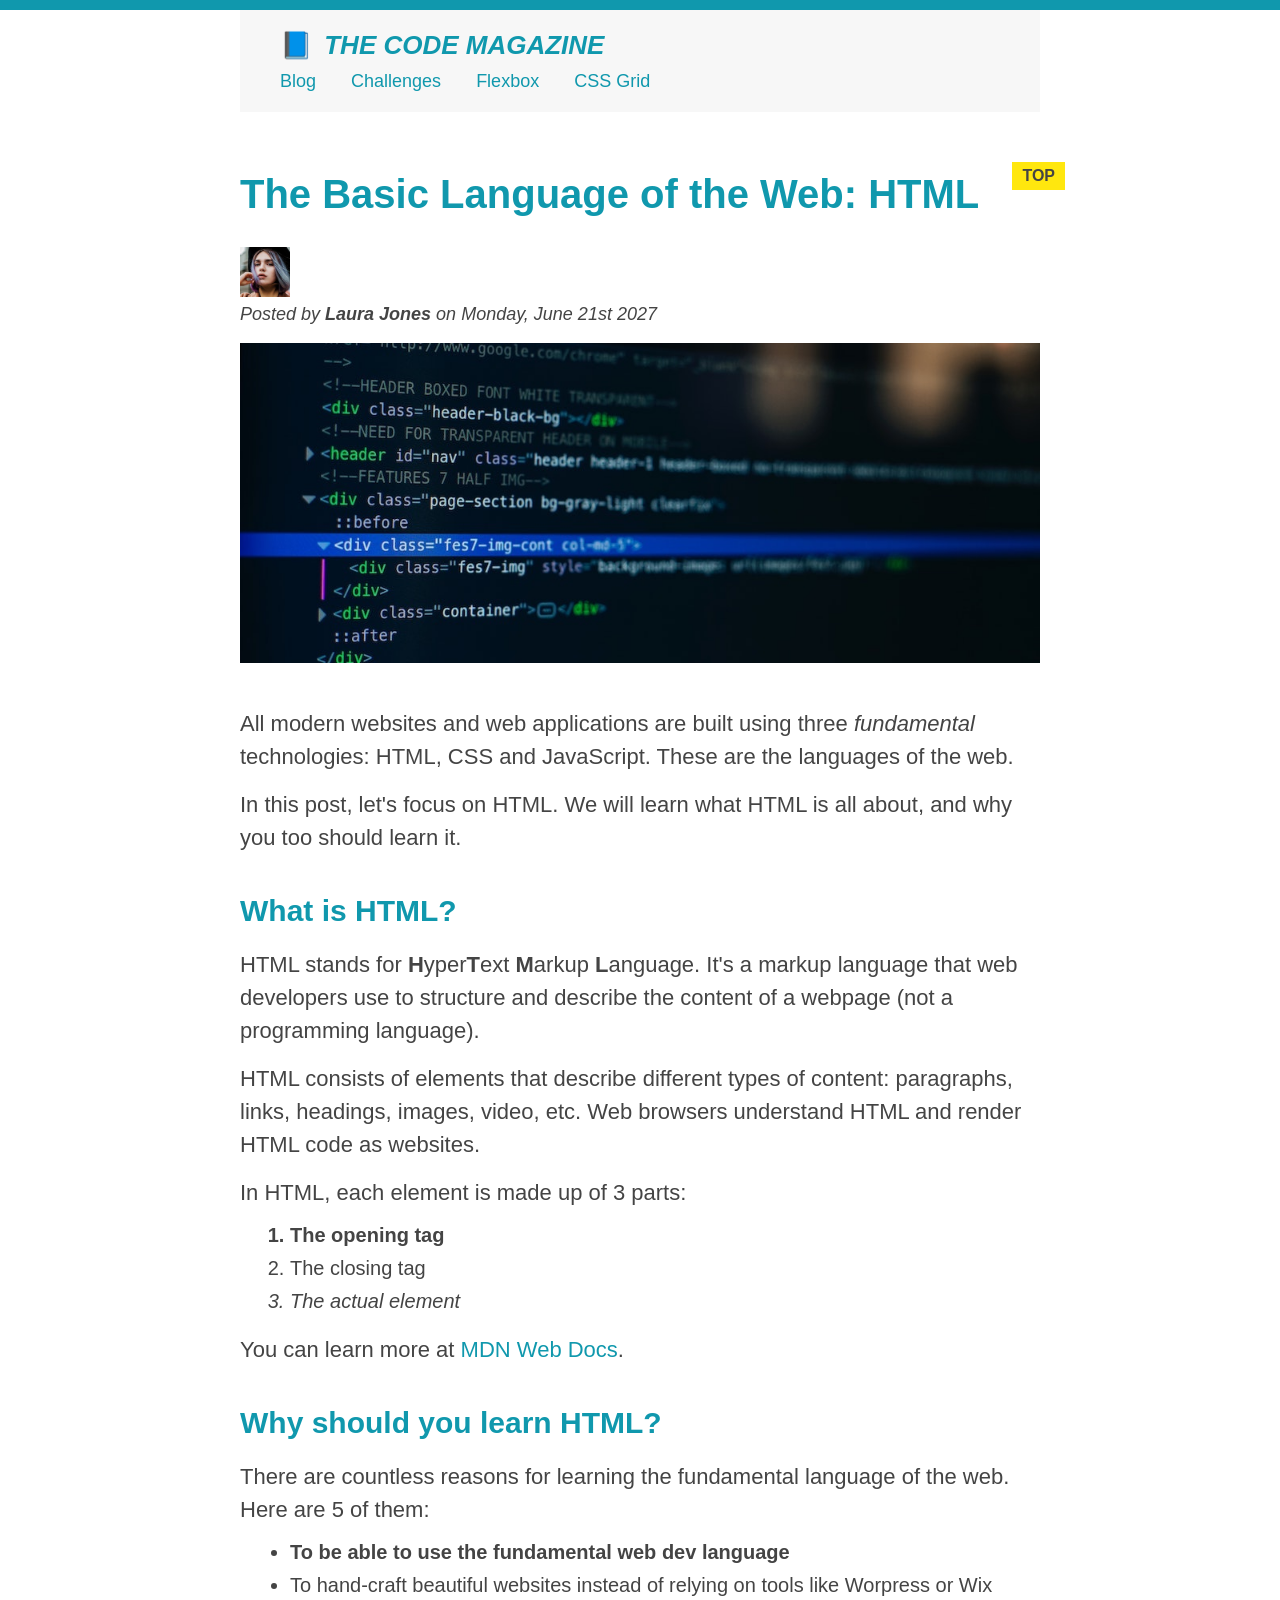
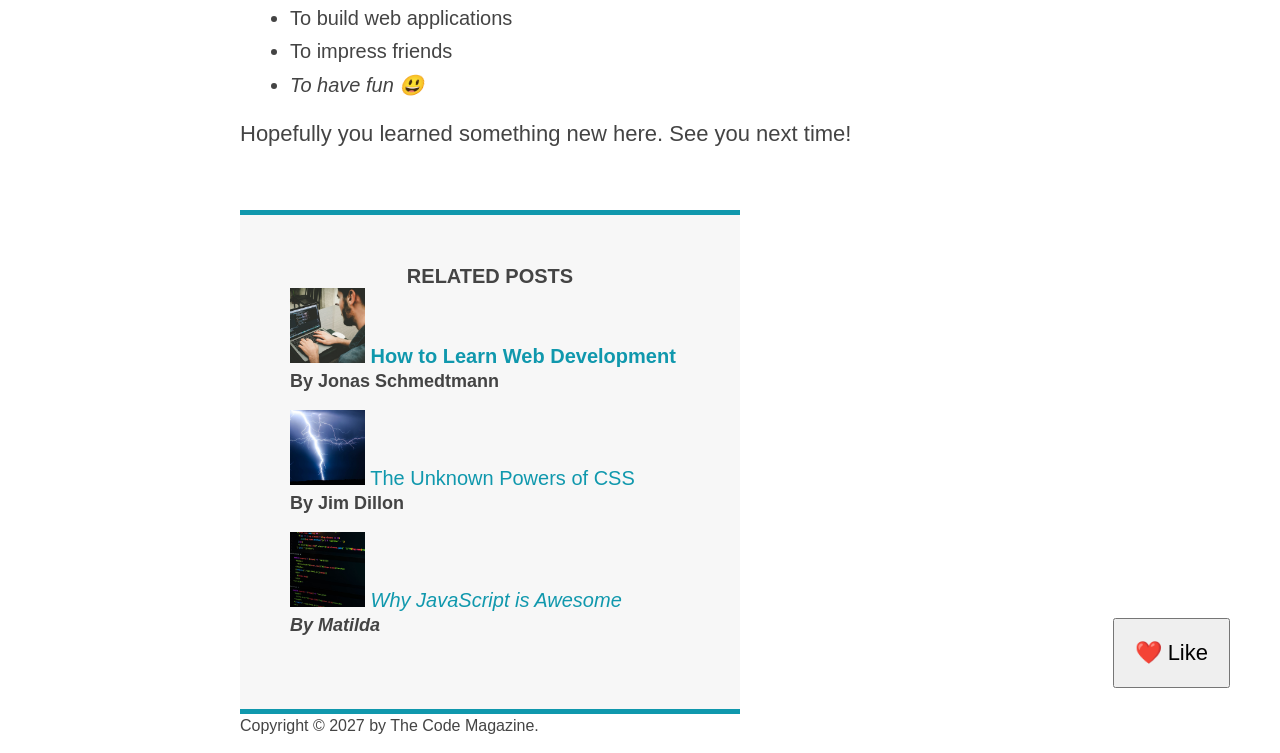
<file: html-css-course-master/starter/04-CSS-Layouts/index.html>
<!DOCTYPE html>
<html lang="en">
  <head>
    <meta charset="UTF-8" />
    <link href="style.css" rel="stylesheet" />

    <title>The Basic Language of the Web: HTML</title>
  </head>

  <body>
    <!--
    <h1>The Basic Language of the Web: HTML</h1>
    <h2>The Basic Language of the Web: HTML</h2>
    <h3>The Basic Language of the Web: HTML</h3>
    <h4>The Basic Language of the Web: HTML</h4>
    <h5>The Basic Language of the Web: HTML</h5>
    <h6>The Basic Language of the Web: HTML</h6>
    -->

    <div class="container">
      <header class="main-header">
        <h1>📘 The Code Magazine</h1>

        <nav>
          <!-- <strong>This is the navigation</strong> -->
          <a href="blog.html">Blog</a>
          <a href="#">Challenges</a>
          <a href="#">Flexbox</a>
          <a href="#">CSS Grid</a>
        </nav>
      </header>

      <article>
        <header class="post-header">
          <h2>The Basic Language of the Web: HTML</h2>

          <img
            src="img/laura-jones.jpg"
            alt="Headshot of Laura Jones"
            height="50"
            width="50"
          />

          <p id="author">
            Posted by <strong>Laura Jones</strong> on Monday, June 21st 2027
          </p>

          <img
            src="img/post-img.jpg"
            alt="HTML code on a screen"
            width="500"
            height="200"
            class="post-img"
          />
          <button>❤️ Like</button>
        </header>

        <p>
          All modern websites and web applications are built using three
          <em>fundamental</em>
          technologies: HTML, CSS and JavaScript. These are the languages of the
          web.
        </p>

        <p>
          In this post, let's focus on HTML. We will learn what HTML is all
          about, and why you too should learn it.
        </p>

        <h3>What is HTML?</h3>
        <p>
          HTML stands for <strong>H</strong>yper<strong>T</strong>ext
          <strong>M</strong>arkup <strong>L</strong>anguage. It's a markup
          language that web developers use to structure and describe the content
          of a webpage (not a programming language).
        </p>
        <p>
          HTML consists of elements that describe different types of content:
          paragraphs, links, headings, images, video, etc. Web browsers
          understand HTML and render HTML code as websites.
        </p>
        <p>In HTML, each element is made up of 3 parts:</p>

        <ol>
          <li class="first-li">The opening tag</li>
          <li>The closing tag</li>
          <li>The actual element</li>
        </ol>

        <p>
          You can learn more at
          <a
            href="https://developer.mozilla.org/en-US/docs/Web/HTML"
            target="_blank"
            >MDN Web Docs</a
          >.
        </p>

        <h3>Why should you learn HTML?</h3>

        <p>
          There are countless reasons for learning the fundamental language of
          the web. Here are 5 of them:
        </p>

        <ul>
          <li class="first-li">
            To be able to use the fundamental web dev language
          </li>
          <li>
            To hand-craft beautiful websites instead of relying on tools like
            Worpress or Wix
          </li>
          <li>To build web applications</li>
          <li>To impress friends</li>
          <li>To have fun 😃</li>
        </ul>

        <p>Hopefully you learned something new here. See you next time!</p>
      </article>

      <aside>
        <h4>Related posts</h4>

        <ul class="related">
          <li>
            <img
              src="img/related-1.jpg"
              alt="Person programming"
              width="75"
              height="75"
            />
            <a href="#">How to Learn Web Development</a>
            <p class="related-author">By Jonas Schmedtmann</p>
          </li>
          <li>
            <img
              src="img/related-2.jpg"
              alt="Lightning"
              width="75"
              height="75"
            />
            <a href="#">The Unknown Powers of CSS</a>
            <p class="related-author">By Jim Dillon</p>
          </li>
          <li>
            <img
              src="img/related-3.jpg"
              alt="JavaScript code on a screen"
              width="75"
              height="75"
            />
            <a href="#">Why JavaScript is Awesome</a>
            <p class="related-author">By Matilda</p>
          </li>
        </ul>
      </aside>

      <footer>
        <p id="copyright" class="copyright text">
          Copyright &copy; 2027 by The Code Magazine.
        </p>
      </footer>
    </div>
  </body>
</html>
</file>
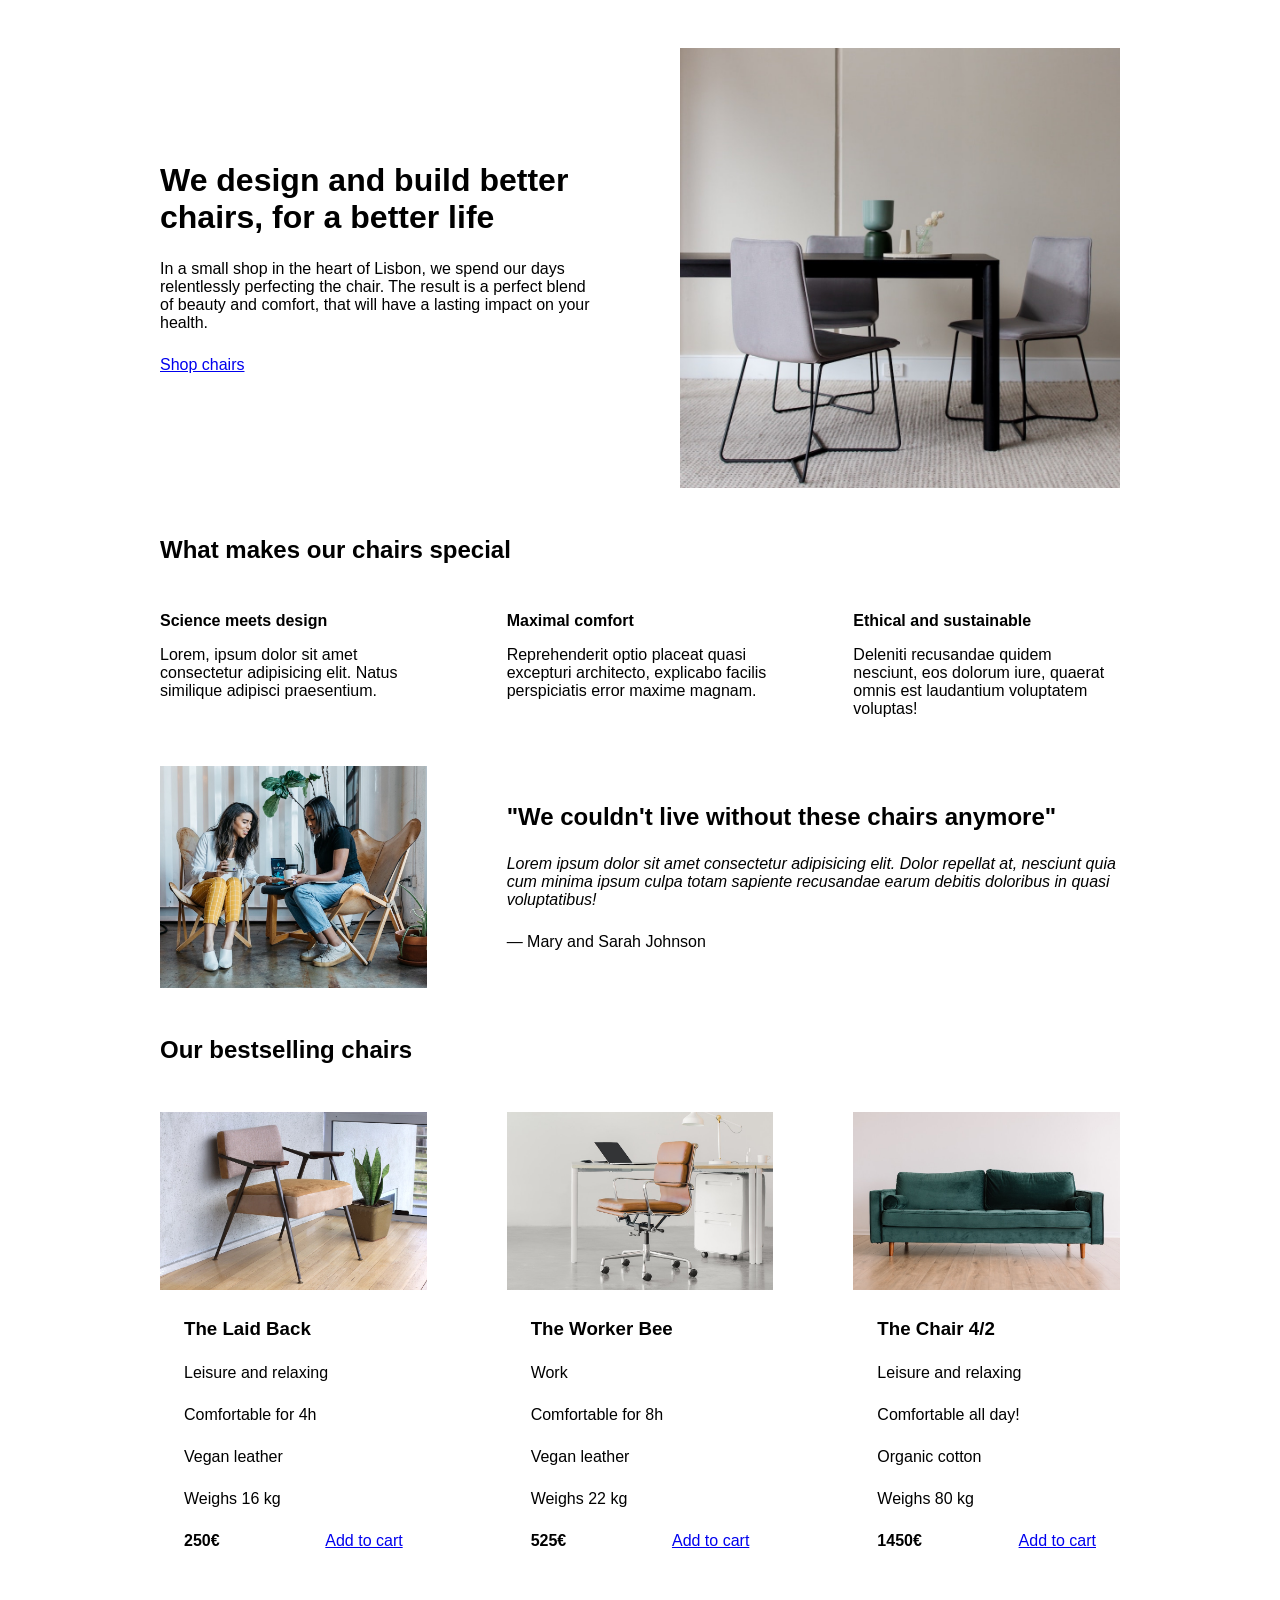
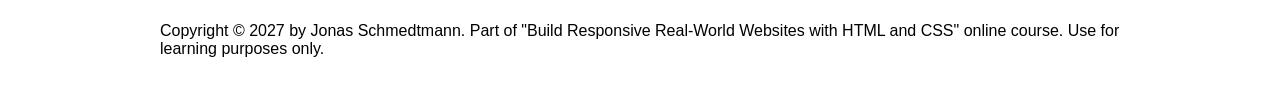
<file: html-css-course-master/starter/05-Design/index.html>
<!DOCTYPE html>
<html lang="en">
  <head>
    <meta charset="UTF-8" />
    <meta http-equiv="X-UA-Compatible" content="IE=edge" />
    <meta name="viewport" content="width=device-width, initial-scale=1.0" />

    <link rel="stylesheet" href="style.css" />
    <title>Lisbon Chair Shop</title>
  </head>
  <body>
    <div class="container">
      <header>
        <div class="header-text-box">
          <h1>We design and build better chairs, for a better life</h1>
          <p class="header-text">
            In a small shop in the heart of Lisbon, we spend our days
            relentlessly perfecting the chair. The result is a perfect blend of
            beauty and comfort, that will have a lasting impact on your health.
          </p>
          <a class="btn btn--big" href="#">Shop chairs</a>
        </div>
        <img src="hero.jpg" alt="Photo" />
      </header>

      <section>
        <h2>What makes our chairs special</h2>
        <div class="grid-3-cols">
          <div>
            <p class="features-title"><strong>Science meets design</strong></p>
            <p class="features-text">
              Lorem, ipsum dolor sit amet consectetur adipisicing elit. Natus
              similique adipisci praesentium.
            </p>
          </div>

          <div>
            <p class="features-title">
              <strong>Maximal comfort</strong>
            </p>
            <p class="features-text">
              Reprehenderit optio placeat quasi excepturi architecto, explicabo
              facilis perspiciatis error maxime magnam.
            </p>
          </div>

          <div>
            <p class="features-title">
              <strong>Ethical and sustainable</strong>
            </p>
            <p class="features-text">
              Deleniti recusandae quidem nesciunt, eos dolorum iure, quaerat
              omnis est laudantium voluptatem voluptas!
            </p>
          </div>
        </div>
      </section>

      <section class="testimonial-section">
        <div class="grid-3-cols">
          <img src="customers.jpg" alt="People sitting on chairs" />
          <div class="testimonial-box">
            <h2>"We couldn't live without these chairs anymore"</h2>
            <blockquote class="testimonial-text">
              Lorem ipsum dolor sit amet consectetur adipisicing elit. Dolor
              repellat at, nesciunt quia cum minima ipsum culpa totam sapiente
              recusandae earum debitis doloribus in quasi voluptatibus!
            </blockquote>
            <p class="testimonial-author">&mdash; Mary and Sarah Johnson</p>
          </div>
        </div>
      </section>

      <section>
        <h2>Our bestselling chairs</h2>
        <div class="grid-3-cols">
          <figure class="chair">
            <img src="chair-1.jpg" alt="Chair" />
            <div class="chair-box">
              <h3>The Laid Back</h3>
              <ul class="chair-details">
                <li>
                  <!-- Span is a generic INLINE text element, it doesn't have any meaning. It's like a div element, but inline -->
                  <span>Leisure and relaxing</span>
                </li>
                <li>
                  <span>Comfortable for 4h</span>
                </li>
                <li>
                  <span>Vegan leather</span>
                </li>
                <li>
                  <span>Weighs 16 kg</span>
                </li>
              </ul>
              <div class="chair-price">
                <strong>250€</strong>
                <a href="#" class="btn btn--small">Add to cart</a>
              </div>
            </div>
          </figure>

          <figure class="chair">
            <img src="chair-2.jpg" alt="Chair" />
            <div class="chair-box">
              <h3>The Worker Bee</h3>
              <ul class="chair-details">
                <li>
                  <span>Work</span>
                </li>
                <li>
                  <span>Comfortable for 8h</span>
                </li>
                <li>
                  <span>Vegan leather</span>
                </li>
                <li>
                  <span>Weighs 22 kg</span>
                </li>
              </ul>
              <div class="chair-price">
                <strong>525€</strong>
                <a href="#" class="btn btn--small">Add to cart</a>
              </div>
            </div>
          </figure>

          <figure class="chair">
            <img src="chair-3.jpg" alt="Chair" />
            <div class="chair-box">
              <h3>The Chair 4/2</h3>
              <ul class="chair-details">
                <li>
                  <span>Leisure and relaxing</span>
                </li>
                <li>
                  <span>Comfortable all day!</span>
                </li>
                <li>
                  <span>Organic cotton</span>
                </li>
                <li>
                  <span>Weighs 80 kg</span>
                </li>
              </ul>
              <div class="chair-price">
                <strong>1450€</strong>
                <a href="#" class="btn btn--small">Add to cart</a>
              </div>
            </div>
          </figure>
        </div>
      </section>

      <footer>
        Copyright &copy; 2027 by Jonas Schmedtmann. Part of "Build Responsive
        Real-World Websites with HTML and CSS" online course. Use for learning
        purposes only.
      </footer>
    </div>
  </body>
</html>
</file>
<file: html-css-course-master/final/03-CSS-Fundamentals/style.css>
* {
  /* border-top: 10px solid #1098ad; */
  margin: 0;
  padding: 0;
}

/* PAGE SECTIONS */
body {
  color: #444;
  font-family: sans-serif;

  border-top: 10px solid #1098ad;
  position: relative;
}

.container {
  width: 800px;
  /* margin-left: auto;
  margin-right: auto; */
  margin: 0 auto;
}

.main-header {
  background-color: #f7f7f7;
  /* padding: 20px;
  padding-left: 40px;
  padding-right: 40px; */
  padding: 20px 40px;
  margin-bottom: 60px;
  /* height: 80px; */
}

nav {
  font-size: 18px;
  text-align: center;
}

article {
  margin-bottom: 60px;
}

.post-header {
  margin-bottom: 40px;
  position: relative;
}

aside {
  background-color: #f7f7f7;
  border-top: 5px solid #1098ad;
  border-bottom: 5px solid #1098ad;
  /* padding-top: 50px;
  padding-bottom: 50px; */
  padding: 50px 0;
  width: 500px;
}

/* SMALLER ELEMENTS */
h1,
h2,
h3 {
  color: #1098ad;
}

h1 {
  font-size: 26px;
  text-transform: uppercase;
  font-style: italic;
}

h2 {
  font-size: 40px;
  margin-bottom: 30px;
}

h3 {
  font-size: 30px;
  margin-bottom: 20px;
  margin-top: 40px;
}

h4 {
  font-size: 20px;
  text-transform: uppercase;
  text-align: center;
}

p {
  font-size: 22px;
  line-height: 1.5;
  margin-bottom: 15px;
}

ul,
ol {
  margin-left: 50px;
  margin-bottom: 20px;
}

li {
  font-size: 20px;
  margin-bottom: 10px;
  /* display: inline; */
}

li:last-child {
  margin-bottom: 0;
}

/* footer p {
  font-size: 16px;
} */

/* article header p {
  font-style: italic;
} */

#author {
  font-style: italic;
  font-size: 18px;
}

#copyright {
  font-size: 16px;
}

.related-author {
  font-size: 18px;
  font-weight: bold;
}

/* ul {
  list-style: none;
} */

.related {
  list-style: none;
}

/* body {
  background-color: orangered;
}
.container {
  background-color: green;
} */

/* .first-li {
  font-weight: bold;
} */

/* li:first-child {
  font-weight: bold;
  border: 5px solid green;
}
article p:first-child {
  font-weight: bold;
  border: 5px solid yellow;
}

article p:nth-child(odd) {
  font-weight: bold;
  border: 5px solid orange;
} */

li:last-child {
  font-style: italic;
}

li:nth-child(even) {
  /* color: red; */
}

/* Misconception: this won't work! */
article p:first-child {
  color: red;
}

/* Styling links */
a:link {
  color: #1098ad;
  text-decoration: none;
}

a:visited {
  /* color: #777; */
  color: green;
}

a:hover {
  color: orangered;
  font-weight: bold;
  text-decoration: underline orangered;
}

a:active {
  background-color: black;
  font-style: italic;
}
/* LVHA */

.post-img {
  width: 100%;
  height: auto;
}

/* box model */
nav a:link {
  /* background-color: orangered;
  margin: 20px;
  padding: 20px;

  display: block; */

  margin-right: 30px;
  margin-top: 10px;
  display: inline-block;
}

nav a:link:last-child {
  margin-right: 0;
}

button {
  font-size: 22px;
  padding: 20px;
  cursor: pointer;

  position: absolute;
  /* top: 50px;
  left: 50px; */
  bottom: 50px;
  right: 50px;
}

h1::first-letter {
  font-style: normal;
  margin-right: 5px;
}

/* p::first-line {
  color: orange;
} */
h3 + p::first-line {
  color: red;
}

h2 {
  background-color: orange;
  position: relative;
}

h2::before {
  content: "TOP";
  background-color: #ffe70e;
  color: #444;
  font-size: 16px;
  font-weight: bold;
  display: inline-block;
  padding: 5px 10px;
  position: absolute;
  top: -10px;
  right: -25px;
}

/* Resolving conflicts */
#copyright {
  color: red;
}

.copyright {
  color: blue;
}

.text {
  color: yellow;
}

footer p {
  color: green !important;
}

/* nav a:link,
nav p {
  font-size: 18px;
} */
</file>
<file: html-css-course-master/final/04-CSS-Layouts/style.css>
* {
  /* border-top: 10px solid #1098ad; */
  margin: 0;
  padding: 0;
  box-sizing: border-box;
}

/* PAGE SECTIONS */
body {
  color: #444;
  font-family: sans-serif;

  border-top: 10px solid #1098ad;
  position: relative;
}

.container {
  width: 1200px;
  /* margin-left: auto;
  margin-right: auto; */
  margin: 0 auto;
}

.main-header {
  background-color: #f7f7f7;
  /* padding: 20px;
  padding-left: 40px;
  padding-right: 40px; */
  padding: 20px 40px;
  /* margin-bottom: 60px; */
  /* height: 80px; */
}

nav {
  font-size: 18px;
  /* text-align: center; */
}

article {
  /* margin-bottom: 60px; */
}

.post-header {
  margin-bottom: 40px;
  /* position: relative; */
}

aside {
  background-color: #f7f7f7;
  border-top: 5px solid #1098ad;
  border-bottom: 5px solid #1098ad;
  padding: 50px 40px;
}

/* SMALLER ELEMENTS */
h1,
h2,
h3 {
  color: #1098ad;
}

h1 {
  font-size: 26px;
  text-transform: uppercase;
  font-style: italic;
}

h2 {
  font-size: 40px;
  margin-bottom: 30px;
}

h3 {
  font-size: 30px;
  margin-bottom: 20px;
  margin-top: 40px;
}

h4 {
  font-size: 20px;
  text-transform: uppercase;
  text-align: center;
  margin-bottom: 30px;
}

p {
  font-size: 22px;
  line-height: 1.5;
  margin-bottom: 15px;
}

ul,
ol {
  margin-left: 50px;
  margin-bottom: 20px;
}

li {
  font-size: 20px;
  margin-bottom: 10px;
  /* display: inline; */
}

li:last-child {
  margin-bottom: 0;
}

/* footer p {
  font-size: 16px;
} */

/* article header p {
  font-style: italic;
} */

#author {
  font-style: italic;
  font-size: 18px;
}

#copyright {
  font-size: 16px;
}

.related-author {
  font-size: 18px;
  font-weight: bold;
}

/* ul {
  list-style: none;
} */

.related {
  list-style: none;
  margin-left: 0;
}

body {
  /* background-color: orangered; */
}

/* .first-li {
  font-weight: bold;
} */

li:first-child {
  font-weight: bold;
}

li:last-child {
  font-style: italic;
}

li:nth-child(even) {
  /* color: red; */
}

/* Misconception: this won't work! */
article p:first-child {
  color: red;
}

/* Styling links */
a:link {
  color: #1098ad;
  text-decoration: none;
}

a:visited {
  /* color: #777; */
  color: #1098ad;
}

a:hover {
  color: orangered;
  font-weight: bold;
  text-decoration: underline orangered;
}

a:active {
  background-color: black;
  font-style: italic;
}
/* LVHA */

.post-img {
  width: 100%;
  height: auto;
}

nav a:link {
  /* background-color: orangered;
  margin: 20px;
  padding: 20px;

  display: block; */

  margin-right: 30px;
  display: inline-block;
}

nav a:link:last-child {
  margin-right: 0;
}

button {
  font-size: 22px;
  padding: 20px;
  cursor: pointer;

  position: absolute;
  /* top: 50px;
  left: 50px; */
  bottom: 50px;
  right: 50px;
}

h1::first-letter {
  font-style: normal;
  margin-right: 5px;
}

h3 + p::first-line {
  /* color: red; */
}

h2 {
  /* background-color: orange; */
  position: relative;
}

h2::before {
  content: "TOP";
  background-color: #ffe70e;
  color: #444;
  font-size: 16px;
  font-weight: bold;
  display: inline-block;
  padding: 5px 10px;
  position: absolute;
  top: -10px;
  right: -25px;
}

/* Resolving conflicts */
/* #copyright {
  color: red;
}

.copyright {
  color: blue;
}

.text {
  color: yellow;
}

footer p {
  color: green !important;
} */

/* nav a:link,
nav p {
  font-size: 18px;
} */

/* FLOATS */
/*
.author-img {
  float: left;
  margin-bottom: 20px;
}

.author {
  float: left;
  margin-top: 10px;
  margin-left: 20px;
}

h1 {
  float: left;
}

nav {
  float: right;
}

.clear {
  clear: both;
}

.clearfix::after {
  clear: both;
  content: "";
  display: block;
}

article {
  width: 825px;
  float: left;
}

aside {
  width: 300px;
  float: right;
}

footer {
  clear: both;
}
*/

/* FLEXBOX */
.main-header {
  display: flex;
  align-items: center;
  justify-content: space-between;
}

.author-box {
  display: flex;
  align-items: center;
  margin-bottom: 15px;
}

.author {
  margin-bottom: 0;
  margin-left: 15px;
}

.related-post {
  display: flex;
  align-items: center;
  gap: 20px;
  margin-bottom: 30px;
}

.related-link:link {
  font-size: 17px;
  font-weight: bold;
  font-style: normal;
  margin-bottom: 5px;
  display: block;
}

.related-author {
  margin-bottom: 0;
  font-size: 14px;
  font-weight: normal;
  font-style: italic;
}

/* FLEXBOX LAYOUT */
/* .row {
  display: flex;
  align-items: flex-start;
  gap: 75px;
  margin-bottom: 60px;
}

article {
  flex: 1;
  margin-bottom: 0;
}

aside {
  
  DEFAULTS:
  flex-grow: 0;
  flex-shrink: 1;
  flex-basis: auto;

  flex: 0 0 300px;
} */

/* CSS GRID LAYOUT */
.container {
  display: grid;
  grid-template-columns: 1fr 300px;
  column-gap: 75px;
  row-gap: 60px;
  align-items: start;
}

.main-header {
  /* grid-column: 1 / span 2; */
  grid-column: 1 / -1;
}

article {
}

aside {
}

footer {
  grid-column: 1 / -1;
}
</file>
<file: html-css-course-master/final/05-Design/style.css>
/*
SPACING SYSTEM (px)
2 / 4 / 8 / 12 / 16 / 24 / 32 / 48 / 64 / 80 / 96 / 128

FONT SIZE SYSTEM (px)
10 / 12 / 14 / 16 / 18 / 20 / 24 / 30 / 36 / 44 / 52 / 62 / 74 / 86 / 98
*/

/* 
MAIN COLOR: #087f5b
GREY COLOR: #343a40
*/

* {
  margin: 0;
  padding: 0;
  box-sizing: border-box;
}

/* ------------------------ */
/* GENERAL STYLES */
/* ------------------------ */
body {
  font-family: "Inter", sans-serif;
  color: #343a40;
  border-bottom: 8px solid #087f5b;
}

.container {
  width: 960px;
  margin: 0 auto;
}

header,
section {
  margin-bottom: 96px;
}

h2 {
  margin-bottom: 48px;
  font-size: 36px;
  letter-spacing: -0.5px;
  /* 24 / 30 / 36 */
}

.grid-3-cols {
  display: grid;
  grid-template-columns: repeat(3, 1fr);
  column-gap: 80px;
}

.btn:link,
.btn:visited {
  background-color: #087f5b;
  color: #fff;
  text-decoration: none;
  text-transform: uppercase;
  font-weight: 500;

  display: inline-block;
  border-radius: 100px;
}

.btn:hover,
.btn:active {
  background-color: #099268;
}

.btn--big {
  font-size: 18px;
  padding: 16px 32px;
}

.btn--small {
  font-size: 14px;
  padding: 8px 12px;
}

img {
  border-radius: 12px;
}

/* ------------------------ */
/* COMPONENT STYLES */
/* ------------------------ */

/* HEADER */
header {
  display: grid;
  grid-template-columns: repeat(2, 1fr);
  column-gap: 80px;
  margin-top: 64px;
}

.header-text-box {
  align-self: center;
}

h1 {
  margin-bottom: 32px;
  font-size: 44px;
  line-height: 1.1;
  letter-spacing: -1px;
  /* 44 / 52 / 62 */

  /* text-shadow: 0 5px 5px rgba(0, 0, 0, 0.2); */
}

.header-text {
  margin-bottom: 24px;
  font-size: 18px;
  line-height: 1.7;
}

img {
  width: 100%;
}

/* FEATURES */
.features-icon {
  stroke: #087f5b;
  width: 32px;
  height: 32px;
  margin-bottom: 24px;
}

.features-title {
  margin-bottom: 16px;
  font-size: 20px;
}

.features-text {
  font-size: 18px;
  line-height: 1.7;
}

/* TESTIMONIAL */
.testimonial-section {
  background-color: #087f5b;
  color: #fff;
  padding: 24px;
  border-radius: 12px;
}

.testimonial-box {
  grid-column: 2 / -1;
  align-self: center;
}

.testimonial-box h2 {
  margin-bottom: 24px;
  /* 20 / 24 / 30 */
  font-size: 24px;
}

.testimonial-text {
  font-style: italic;
  margin-bottom: 24px;
  font-size: 18px;
  line-height: 1.7;
  color: #e6fcf5;
}

.testimonial-author {
  color: #c3fae8;
}

/* CHAIRS */
.chair {
  box-shadow: 0 20px 30px 0 rgba(0, 0, 0, 0.07);
  border-radius: 12px;
}

.chair img {
  border-bottom-left-radius: 0;
  border-bottom-right-radius: 0;
}

.chair-box {
  padding: 32px;
}

h3 {
  margin-bottom: 24px;
  font-size: 20px;
}

.chair-details {
  list-style: none;
  margin-bottom: 48px;
}

.chair-details li {
  display: flex;
  align-items: center;
  gap: 12px;
  margin-bottom: 16px;
}

.chair-details li:last-child {
  margin-bottom: 0;
}

.chair-icon {
  stroke: #087f5b;
  width: 24px;
  height: 24px;
}

.chair-price {
  display: flex;
  justify-content: space-between;
  align-items: center;
  font-size: 20px;
}

footer {
  margin-bottom: 48px;
  font-size: 14px;
  color: #495057;
}
</file>
<file: html-css-course-master/starter/04-CSS-Layouts/style.css>
* {
  /* border-top: 10px solid #1098ad; */
  margin: 0;
  padding: 0;
}

/* PAGE SECTIONS */
body {
  color: #444;
  font-family: sans-serif;

  border-top: 10px solid #1098ad;
  position: relative;
}

.container {
  width: 800px;
  /* margin-left: auto;
  margin-right: auto; */
  margin: 0 auto;
}

.main-header {
  background-color: #f7f7f7;
  /* padding: 20px;
  padding-left: 40px;
  padding-right: 40px; */
  padding: 20px 40px;
  margin-bottom: 60px;
  /* height: 80px; */
}

nav {
  font-size: 18px;
  /* text-align: center; */
}

article {
  margin-bottom: 60px;
}

.post-header {
  margin-bottom: 40px;
  /* position: relative; */
}

aside {
  background-color: #f7f7f7;
  border-top: 5px solid #1098ad;
  border-bottom: 5px solid #1098ad;
  /* padding-top: 50px;
  padding-bottom: 50px; */
  padding: 50px 0;
  width: 500px;
}

/* SMALLER ELEMENTS */
h1,
h2,
h3 {
  color: #1098ad;
}

h1 {
  font-size: 26px;
  text-transform: uppercase;
  font-style: italic;
}

h2 {
  font-size: 40px;
  margin-bottom: 30px;
}

h3 {
  font-size: 30px;
  margin-bottom: 20px;
  margin-top: 40px;
}

h4 {
  font-size: 20px;
  text-transform: uppercase;
  text-align: center;
}

p {
  font-size: 22px;
  line-height: 1.5;
  margin-bottom: 15px;
}

ul,
ol {
  margin-left: 50px;
  margin-bottom: 20px;
}

li {
  font-size: 20px;
  margin-bottom: 10px;
  /* display: inline; */
}

li:last-child {
  margin-bottom: 0;
}

/* footer p {
  font-size: 16px;
} */

/* article header p {
  font-style: italic;
} */

#author {
  font-style: italic;
  font-size: 18px;
}

#copyright {
  font-size: 16px;
}

.related-author {
  font-size: 18px;
  font-weight: bold;
}

/* ul {
  list-style: none;
} */

.related {
  list-style: none;
}

body {
  /* background-color: orangered; */
}

/* .first-li {
  font-weight: bold;
} */

li:first-child {
  font-weight: bold;
}

li:last-child {
  font-style: italic;
}

li:nth-child(even) {
  /* color: red; */
}

/* Misconception: this won't work! */
article p:first-child {
  color: red;
}

/* Styling links */
a:link {
  color: #1098ad;
  text-decoration: none;
}

a:visited {
  /* color: #777; */
  color: #1098ad;
}

a:hover {
  color: orangered;
  font-weight: bold;
  text-decoration: underline orangered;
}

a:active {
  background-color: black;
  font-style: italic;
}
/* LVHA */

.post-img {
  width: 100%;
  height: auto;
}

nav a:link {
  /* background-color: orangered;
  margin: 20px;
  padding: 20px;

  display: block; */

  margin-right: 30px;
  margin-top: 10px;
  display: inline-block;
}

nav a:link:last-child {
  margin-right: 0;
}

button {
  font-size: 22px;
  padding: 20px;
  cursor: pointer;

  position: absolute;
  /* top: 50px;
  left: 50px; */
  bottom: 50px;
  right: 50px;
}

h1::first-letter {
  font-style: normal;
  margin-right: 5px;
}

h3 + p::first-line {
  /* color: red; */
}

h2 {
  /* background-color: orange; */
  position: relative;
}

h2::before {
  content: "TOP";
  background-color: #ffe70e;
  color: #444;
  font-size: 16px;
  font-weight: bold;
  display: inline-block;
  padding: 5px 10px;
  position: absolute;
  top: -10px;
  right: -25px;
}

/* Resolving conflicts */
/* #copyright {
  color: red;
}

.copyright {
  color: blue;
}

.text {
  color: yellow;
}

footer p {
  color: green !important;
} */

/* nav a:link,
nav p {
  font-size: 18px;
} */
</file>
<file: html-css-course-master/starter/05-Design/style.css>
/*
SPACING SYSTEM (px)
2 / 4 / 8 / 12 / 16 / 24 / 32 / 48 / 64 / 80 / 96 / 128

FONT SIZE SYSTEM (px)
10 / 12 / 14 / 16 / 18 / 20 / 24 / 30 / 36 / 44 / 52 / 62 / 74 / 86 / 98
*/

* {
  margin: 0;
  padding: 0;
  box-sizing: border-box;
}

/* ------------------------ */
/* GENERAL STYLES */
/* ------------------------ */
body {
  font-family: sans-serif;
}

.container {
  width: 960px;
  margin: 0 auto;
}

header,
section {
  margin-bottom: 48px;
}

h2 {
  margin-bottom: 48px;
}

.grid-3-cols {
  display: grid;
  grid-template-columns: repeat(3, 1fr);
  column-gap: 80px;
}

/* ------------------------ */
/* COMPONENT STYLES */
/* ------------------------ */

/* HEADER */
header {
  display: grid;
  grid-template-columns: repeat(2, 1fr);
  column-gap: 80px;
  margin-top: 48px;
}

.header-text-box {
  align-self: center;
}

h1 {
  margin-bottom: 24px;
}

.header-text {
  margin-bottom: 24px;
}

img {
  width: 100%;
}

/* FEATURES */
.features-icon {
}

.features-title {
  margin-bottom: 16px;
}

.features-text {
}

/* TESTIMONIAL */
.testimonial-section {
}

.testimonial-box {
  grid-column: 2 / -1;
  align-self: center;
}

.testimonial-box h2 {
  margin-bottom: 24px;
}

.testimonial-text {
  font-style: italic;
  margin-bottom: 24px;
}

/* CHAIRS */
.chair-box {
  padding: 24px;
}

h3 {
  margin-bottom: 24px;
}

.chair-details {
  list-style: none;
  margin-bottom: 24px;
}

.chair-details li {
  display: flex;
  align-items: center;
  gap: 12px;
  margin-bottom: 24px;
}

.chair-details li:last-child {
  margin-bottom: 0;
}

.chair-icon {
}

.chair-price {
  display: flex;
  justify-content: space-between;
}

footer {
  margin-bottom: 48px;
}
</file>
